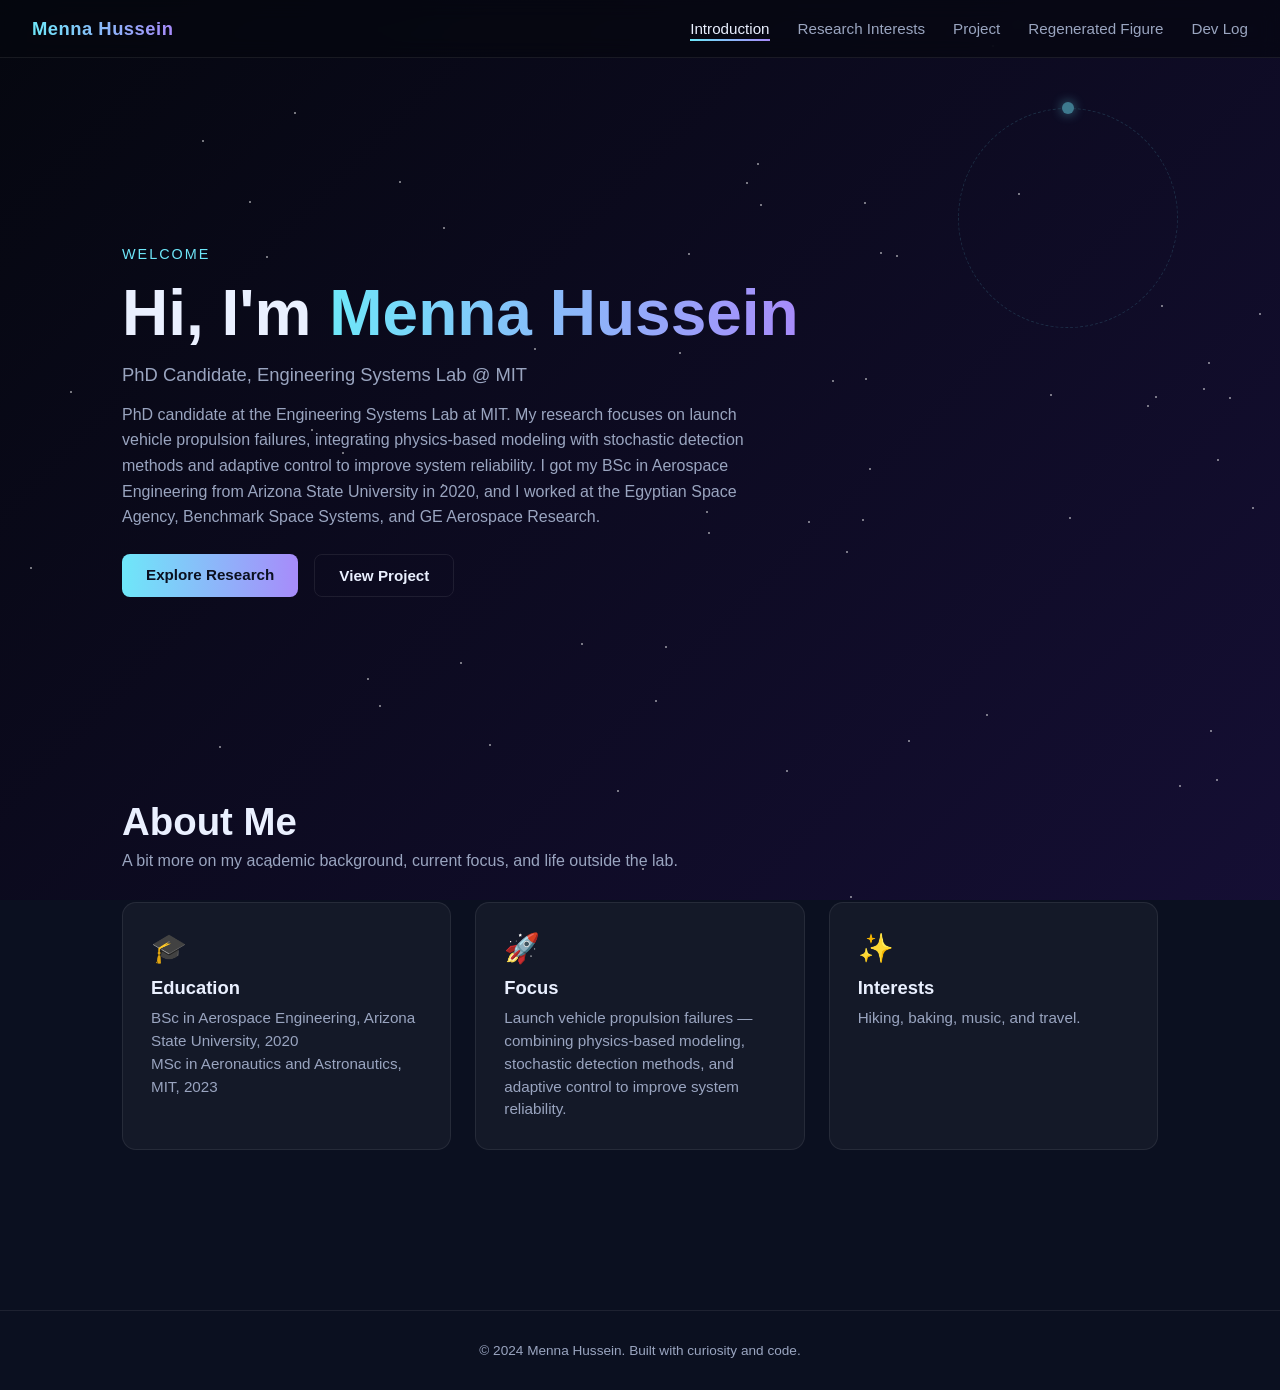
<file: index.html>
<!DOCTYPE html>
<html lang="en">
<head>
  <meta charset="UTF-8" />
  <meta name="viewport" content="width=device-width, initial-scale=1.0" />
  <title>Menna Hussein — Introduction</title>
  <link rel="stylesheet" href="style.css" />
</head>
<body>
  <div class="bg-animated"></div>
  <div class="stars"></div>
  <div class="orbit-wrap">
    <div class="orbit-ring"></div>
    <div class="orbit-dot"></div>
  </div>

  <nav class="navbar">
    <div class="nav-logo">Menna Hussein</div>
    <ul class="nav-links">
      <li><a href="index.html">Introduction</a></li>
      <li><a href="research.html">Research Interests</a></li>
      <li><a href="project.html">Project</a></li>
      <li><a href="figure.html">Regenerated Figure</a></li>
      <li><a href="devlog.html">Dev Log</a></li>
    </ul>
  </nav>

  <main>
    <section class="hero">
      <span class="hero-eyebrow">Welcome</span>
      <h1>Hi, I'm <span class="highlight">Menna Hussein</span></h1>
      <p class="subtitle">PhD Candidate, Engineering Systems Lab @ MIT</p>
      <p class="bio">
        PhD candidate at the Engineering Systems Lab at MIT. My research
        focuses on launch vehicle propulsion failures, integrating
        physics-based modeling with stochastic detection methods and
        adaptive control to improve system reliability. I got my BSc in
        Aerospace Engineering from Arizona State University in 2020, and I
        worked at the Egyptian Space Agency, Benchmark Space Systems, and
        GE Aerospace Research.
      </p>
      <div class="hero-cta">
        <a class="btn btn-primary" href="research.html">Explore Research</a>
        <a class="btn btn-secondary" href="project.html">View Project</a>
      </div>
    </section>

    <section class="reveal">
      <h2 class="section-title">About Me</h2>
      <p class="section-sub">
        A bit more on my academic background, current focus, and life
        outside the lab.
      </p>
      <div class="card-grid">
        <div class="card">
          <span class="card-icon">🎓</span>
          <h3>Education</h3>
          <p>
            BSc in Aerospace Engineering, Arizona State University, 2020<br />
            MSc in Aeronautics and Astronautics, MIT, 2023
          </p>
        </div>
        <div class="card">
          <span class="card-icon">🚀</span>
          <h3>Focus</h3>
          <p>
            Launch vehicle propulsion failures — combining physics-based
            modeling, stochastic detection methods, and adaptive control to
            improve system reliability.
          </p>
        </div>
        <div class="card">
          <span class="card-icon">✨</span>
          <h3>Interests</h3>
          <p>Hiking, baking, music, and travel.</p>
        </div>
      </div>
    </section>
  </main>

  <footer>
    <p>&copy; 2024 Menna Hussein. Built with curiosity and code.</p>
  </footer>

  <script src="script.js"></script>
</body>
</html>
</file>
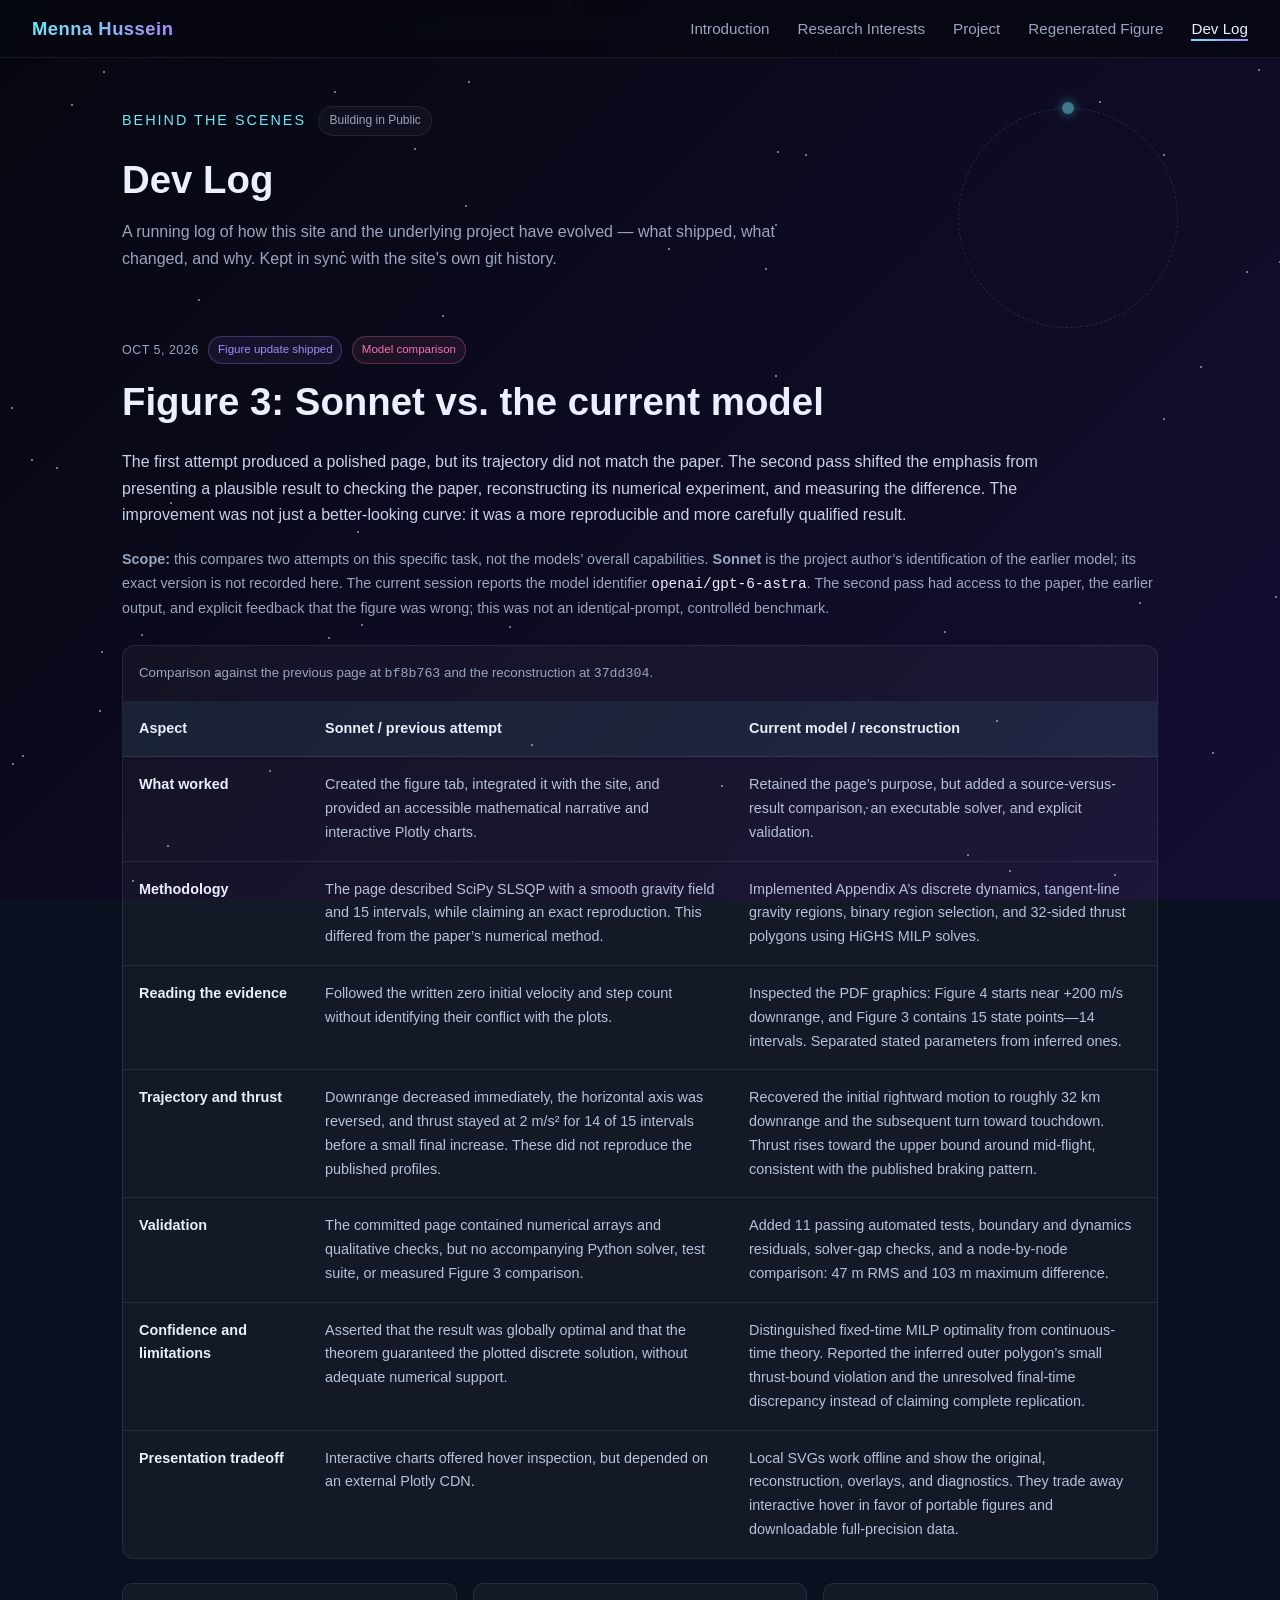
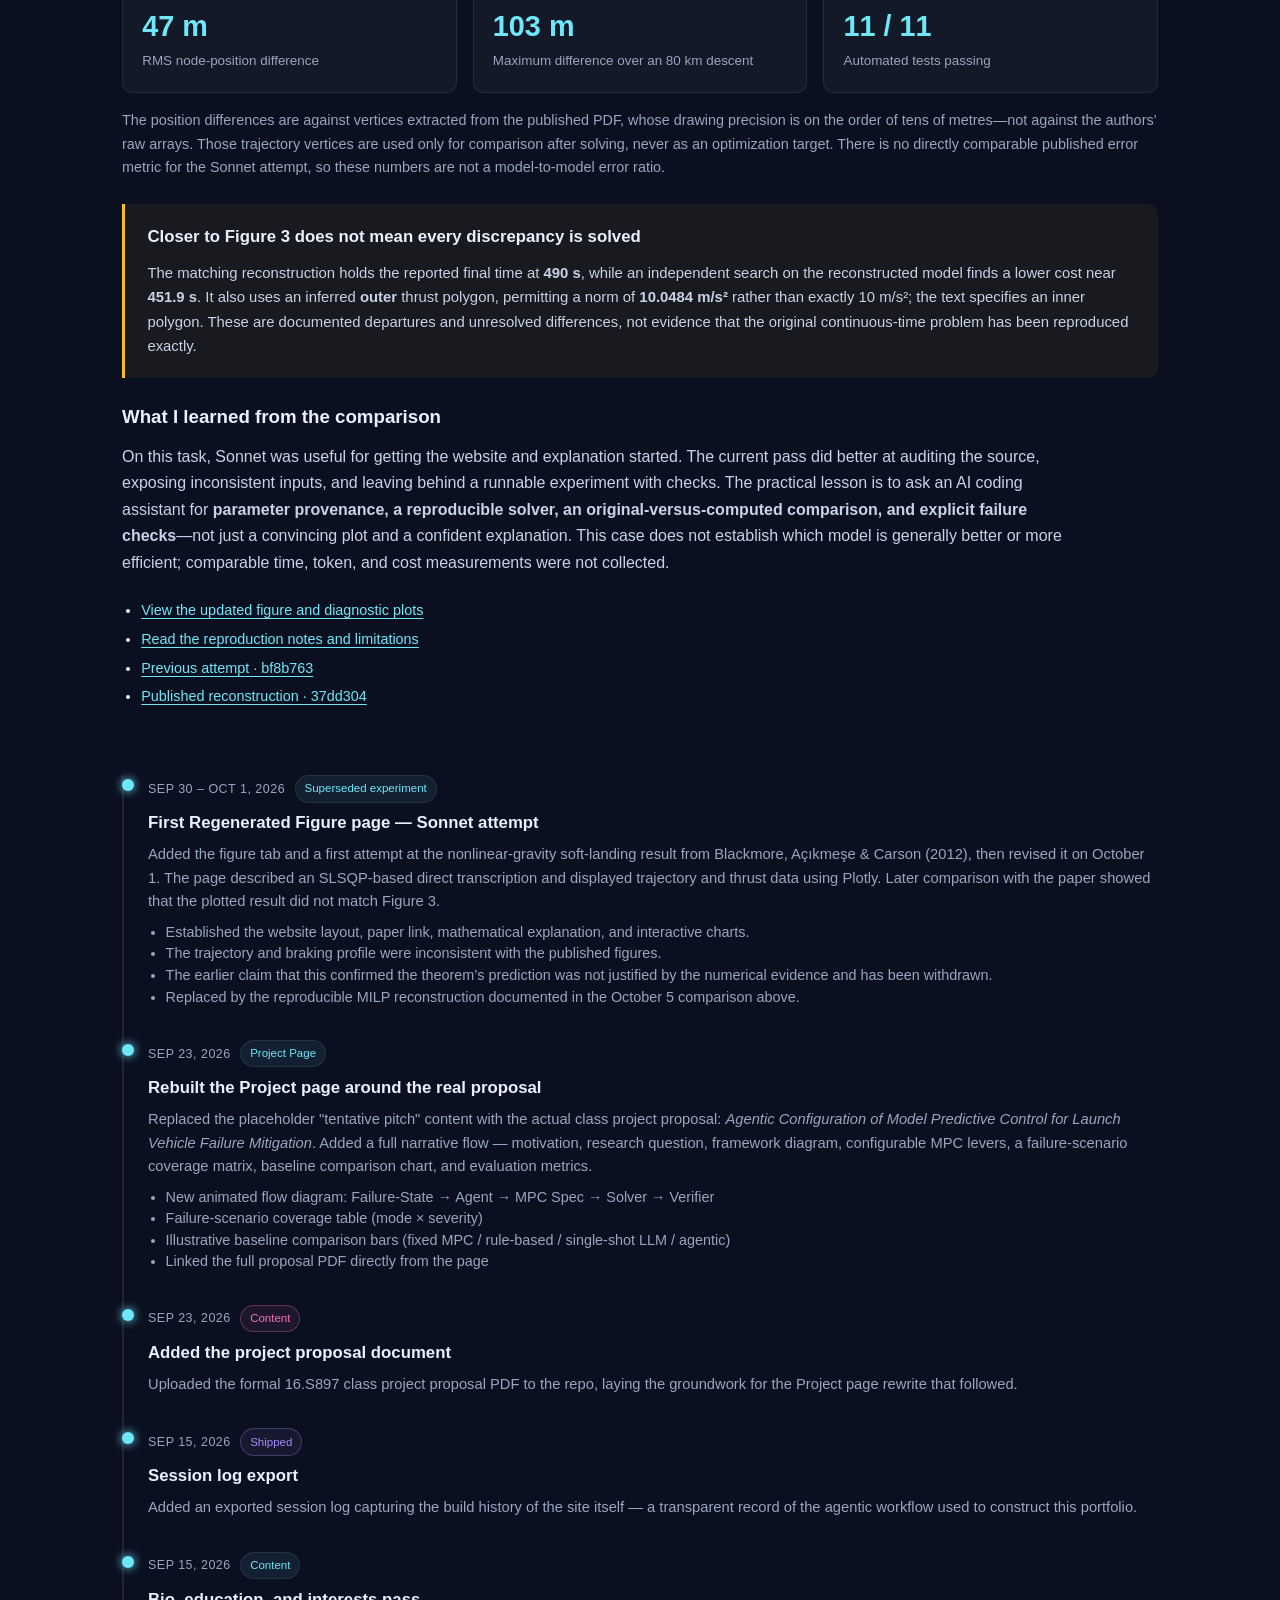
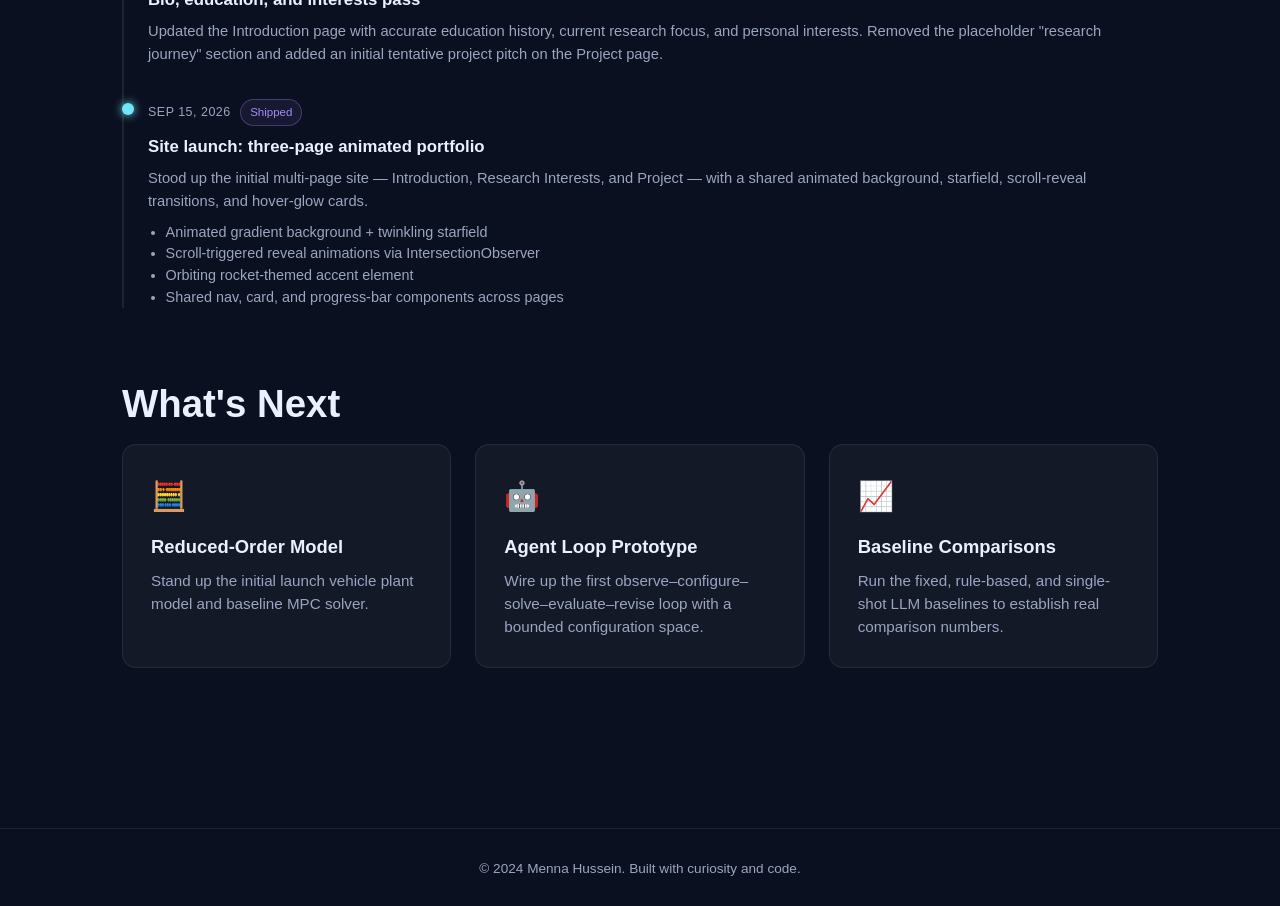
<file: devlog.html>
<!DOCTYPE html>
<html lang="en">
<head>
  <meta charset="UTF-8" />
  <meta name="viewport" content="width=device-width, initial-scale=1.0" />
  <title>Menna Hussein — Dev Log</title>
  <link rel="stylesheet" href="style.css" />
  <link rel="stylesheet" href="devlog.css" />
</head>
<body>
  <div class="bg-animated"></div>
  <div class="stars"></div>
  <div class="orbit-wrap">
    <div class="orbit-ring"></div>
    <div class="orbit-dot"></div>
  </div>

  <nav class="navbar">
    <div class="nav-logo">Menna Hussein</div>
    <ul class="nav-links">
      <li><a href="index.html">Introduction</a></li>
      <li><a href="research.html">Research Interests</a></li>
      <li><a href="project.html">Project</a></li>
      <li><a href="figure.html">Regenerated Figure</a></li>
      <li><a href="devlog.html" aria-current="page">Dev Log</a></li>
    </ul>
  </nav>

  <main class="devlog-page">
    <section class="reveal">
      <div class="eyebrow-row">
        <span class="hero-eyebrow">Behind the Scenes</span>
        <span class="pill">Building in Public</span>
      </div>
      <h1 class="section-title">Dev Log</h1>
      <p class="section-sub">
        A running log of how this site and the underlying project have
        evolved — what shipped, what changed, and why. Kept in sync with
        the site's own git history.
      </p>
    </section>

    <section id="figure-model-comparison" class="model-comparison" aria-labelledby="model-comparison-heading">
      <div class="log-meta">
        <time class="log-date" datetime="2026-10-05">Oct 5, 2026</time>
        <span class="log-tag shipped">Figure update shipped</span>
        <span class="log-tag content">Model comparison</span>
      </div>
      <h2 class="section-title" id="model-comparison-heading">Figure 3: Sonnet vs. the current model</h2>
      <p class="comparison-lead">
        The first attempt produced a polished page, but its trajectory did not match the paper.
        The second pass shifted the emphasis from presenting a plausible result to checking the paper,
        reconstructing its numerical experiment, and measuring the difference. The improvement was not
        just a better-looking curve: it was a more reproducible and more carefully qualified result.
      </p>
      <p class="comparison-context">
        <strong>Scope:</strong> this compares two attempts on this specific task, not the models’ overall capabilities.
        <strong>Sonnet</strong> is the project author’s identification of the earlier model; its exact version
        is not recorded here. The current session reports the model identifier <code>openai/gpt-6-astra</code>.
        The second pass had access to the paper, the earlier output, and explicit feedback that the figure was wrong;
        this was not an identical-prompt, controlled benchmark.
      </p>

      <div class="model-table-wrap" role="region" aria-label="Comparison of the two figure-regeneration attempts" tabindex="0">
        <table class="model-table">
          <caption>Comparison against the previous page at <code>bf8b763</code> and the reconstruction at <code>37dd304</code>.</caption>
          <thead>
            <tr><th scope="col">Aspect</th><th scope="col">Sonnet / previous attempt</th><th scope="col">Current model / reconstruction</th></tr>
          </thead>
          <tbody>
            <tr>
              <th scope="row">What worked</th>
              <td>Created the figure tab, integrated it with the site, and provided an accessible mathematical narrative and interactive Plotly charts.</td>
              <td>Retained the page’s purpose, but added a source-versus-result comparison, an executable solver, and explicit validation.</td>
            </tr>
            <tr>
              <th scope="row">Methodology</th>
              <td>The page described SciPy SLSQP with a smooth gravity field and 15 intervals, while claiming an exact reproduction. This differed from the paper’s numerical method.</td>
              <td>Implemented Appendix A’s discrete dynamics, tangent-line gravity regions, binary region selection, and 32-sided thrust polygons using HiGHS MILP solves.</td>
            </tr>
            <tr>
              <th scope="row">Reading the evidence</th>
              <td>Followed the written zero initial velocity and step count without identifying their conflict with the plots.</td>
              <td>Inspected the PDF graphics: Figure 4 starts near +200 m/s downrange, and Figure 3 contains 15 state points—14 intervals. Separated stated parameters from inferred ones.</td>
            </tr>
            <tr>
              <th scope="row">Trajectory and thrust</th>
              <td>Downrange decreased immediately, the horizontal axis was reversed, and thrust stayed at 2 m/s² for 14 of 15 intervals before a small final increase. These did not reproduce the published profiles.</td>
              <td>Recovered the initial rightward motion to roughly 32 km downrange and the subsequent turn toward touchdown. Thrust rises toward the upper bound around mid-flight, consistent with the published braking pattern.</td>
            </tr>
            <tr>
              <th scope="row">Validation</th>
              <td>The committed page contained numerical arrays and qualitative checks, but no accompanying Python solver, test suite, or measured Figure 3 comparison.</td>
              <td>Added 11 passing automated tests, boundary and dynamics residuals, solver-gap checks, and a node-by-node comparison: 47 m RMS and 103 m maximum difference.</td>
            </tr>
            <tr>
              <th scope="row">Confidence and limitations</th>
              <td>Asserted that the result was globally optimal and that the theorem guaranteed the plotted discrete solution, without adequate numerical support.</td>
              <td>Distinguished fixed-time MILP optimality from continuous-time theory. Reported the inferred outer polygon’s small thrust-bound violation and the unresolved final-time discrepancy instead of claiming complete replication.</td>
            </tr>
            <tr>
              <th scope="row">Presentation tradeoff</th>
              <td>Interactive charts offered hover inspection, but depended on an external Plotly CDN.</td>
              <td>Local SVGs work offline and show the original, reconstruction, overlays, and diagnostics. They trade away interactive hover in favor of portable figures and downloadable full-precision data.</td>
            </tr>
          </tbody>
        </table>
      </div>

      <div class="comparison-stats" aria-label="Measured result from the current reconstruction">
        <div><strong>47 m</strong><span>RMS node-position difference</span></div>
        <div><strong>103 m</strong><span>Maximum difference over an 80 km descent</span></div>
        <div><strong>11 / 11</strong><span>Automated tests passing</span></div>
      </div>
      <p class="comparison-context">
        The position differences are against vertices extracted from the published PDF, whose drawing precision
        is on the order of tens of metres—not against the authors’ raw arrays. Those trajectory vertices are used
        only for comparison after solving, never as an optimization target. There is no directly comparable
        published error metric for the Sonnet attempt, so these numbers are not a model-to-model error ratio.
      </p>

      <aside class="comparison-caveat">
        <h3>Closer to Figure 3 does not mean every discrepancy is solved</h3>
        <p>
          The matching reconstruction holds the reported final time at <strong>490 s</strong>, while an independent
          search on the reconstructed model finds a lower cost near <strong>451.9 s</strong>. It also uses an inferred
          <strong>outer</strong> thrust polygon, permitting a norm of <strong>10.0484 m/s²</strong> rather than exactly
          10 m/s²; the text specifies an inner polygon. These are documented departures and unresolved differences,
          not evidence that the original continuous-time problem has been reproduced exactly.
        </p>
      </aside>
      <h3 class="comparison-takeaway">What I learned from the comparison</h3>
      <p class="comparison-lead">
        On this task, Sonnet was useful for getting the website and explanation started. The current pass did better
        at auditing the source, exposing inconsistent inputs, and leaving behind a runnable experiment with checks.
        The practical lesson is to ask an AI coding assistant for <strong>parameter provenance, a reproducible solver,
        an original-versus-computed comparison, and explicit failure checks</strong>—not just a convincing plot and a
        confident explanation. This case does not establish which model is generally better or more efficient;
        comparable time, token, and cost measurements were not collected.
      </p>
      <ul class="comparison-links">
        <li><a href="figure.html">View the updated figure and diagnostic plots</a></li>
        <li><a href="scripts/README.md">Read the reproduction notes and limitations</a></li>
        <li><a href="https://github.com/16S893-AI-for-engineering-research/mennahussein/commit/bf8b7633f2fdd44e80d0b9d2ab04cf6d53d3fed4" target="_blank" rel="noopener">Previous attempt · bf8b763</a></li>
        <li><a href="https://github.com/16S893-AI-for-engineering-research/mennahussein/commit/37dd304" target="_blank" rel="noopener">Published reconstruction · 37dd304</a></li>
      </ul>
    </section>

    <section aria-label="Earlier development history">
      <div class="timeline">

        <div class="timeline-item">
          <div class="log-meta">
            <span class="log-date">Sep 30 – Oct 1, 2026</span>
            <span class="log-tag">Superseded experiment</span>
          </div>
          <h3>First Regenerated Figure page — Sonnet attempt</h3>
          <p>
            Added the figure tab and a first attempt at the nonlinear-gravity soft-landing result from
            Blackmore, Açıkmeşe &amp; Carson (2012), then revised it on October 1. The page described an
            SLSQP-based direct transcription and displayed trajectory and thrust data using Plotly.
            Later comparison with the paper showed that the plotted result did not match Figure 3.
          </p>
          <ul>
            <li>Established the website layout, paper link, mathematical explanation, and interactive charts.</li>
            <li>The trajectory and braking profile were inconsistent with the published figures.</li>
            <li>The earlier claim that this confirmed the theorem’s prediction was not justified by the numerical evidence and has been withdrawn.</li>
            <li>Replaced by the reproducible MILP reconstruction documented in the October 5 comparison above.</li>
          </ul>
        </div>

        <div class="timeline-item">
          <div class="log-meta">
            <span class="log-date">Sep 23, 2026</span>
            <span class="log-tag">Project Page</span>
          </div>
          <h3>Rebuilt the Project page around the real proposal</h3>
          <p>
            Replaced the placeholder "tentative pitch" content with the
            actual class project proposal:
            <em>Agentic Configuration of Model Predictive Control for
            Launch Vehicle Failure Mitigation</em>. Added a full narrative
            flow — motivation, research question, framework diagram,
            configurable MPC levers, a failure-scenario coverage matrix,
            baseline comparison chart, and evaluation metrics.
          </p>
          <ul>
            <li>New animated flow diagram: Failure-State → Agent → MPC Spec → Solver → Verifier</li>
            <li>Failure-scenario coverage table (mode × severity)</li>
            <li>Illustrative baseline comparison bars (fixed MPC / rule-based / single-shot LLM / agentic)</li>
            <li>Linked the full proposal PDF directly from the page</li>
          </ul>
        </div>

        <div class="timeline-item">
          <div class="log-meta">
            <span class="log-date">Sep 23, 2026</span>
            <span class="log-tag content">Content</span>
          </div>
          <h3>Added the project proposal document</h3>
          <p>
            Uploaded the formal 16.S897 class project proposal PDF to the
            repo, laying the groundwork for the Project page rewrite that
            followed.
          </p>
        </div>

        <div class="timeline-item">
          <div class="log-meta">
            <span class="log-date">Sep 15, 2026</span>
            <span class="log-tag shipped">Shipped</span>
          </div>
          <h3>Session log export</h3>
          <p>
            Added an exported session log capturing the build history of
            the site itself — a transparent record of the agentic workflow
            used to construct this portfolio.
          </p>
        </div>

        <div class="timeline-item">
          <div class="log-meta">
            <span class="log-date">Sep 15, 2026</span>
            <span class="log-tag">Content</span>
          </div>
          <h3>Bio, education, and interests pass</h3>
          <p>
            Updated the Introduction page with accurate education history,
            current research focus, and personal interests. Removed the
            placeholder "research journey" section and added an initial
            tentative project pitch on the Project page.
          </p>
        </div>

        <div class="timeline-item">
          <div class="log-meta">
            <span class="log-date">Sep 15, 2026</span>
            <span class="log-tag shipped">Shipped</span>
          </div>
          <h3>Site launch: three-page animated portfolio</h3>
          <p>
            Stood up the initial multi-page site — Introduction, Research
            Interests, and Project — with a shared animated background,
            starfield, scroll-reveal transitions, and hover-glow cards.
          </p>
          <ul>
            <li>Animated gradient background + twinkling starfield</li>
            <li>Scroll-triggered reveal animations via IntersectionObserver</li>
            <li>Orbiting rocket-themed accent element</li>
            <li>Shared nav, card, and progress-bar components across pages</li>
          </ul>
        </div>

      </div>
    </section>

    <section class="reveal">
      <h2 class="section-title">What's Next</h2>
      <div class="card-grid">
        <div class="card">
          <span class="card-icon">🧮</span>
          <h3>Reduced-Order Model</h3>
          <p>Stand up the initial launch vehicle plant model and baseline MPC solver.</p>
        </div>
        <div class="card">
          <span class="card-icon">🤖</span>
          <h3>Agent Loop Prototype</h3>
          <p>Wire up the first observe–configure–solve–evaluate–revise loop with a bounded configuration space.</p>
        </div>
        <div class="card">
          <span class="card-icon">📈</span>
          <h3>Baseline Comparisons</h3>
          <p>Run the fixed, rule-based, and single-shot LLM baselines to establish real comparison numbers.</p>
        </div>
      </div>
    </section>
  </main>

  <footer>
    <p>&copy; 2024 Menna Hussein. Built with curiosity and code.</p>
  </footer>

  <script src="script.js"></script>
</body>
</html>
</file>
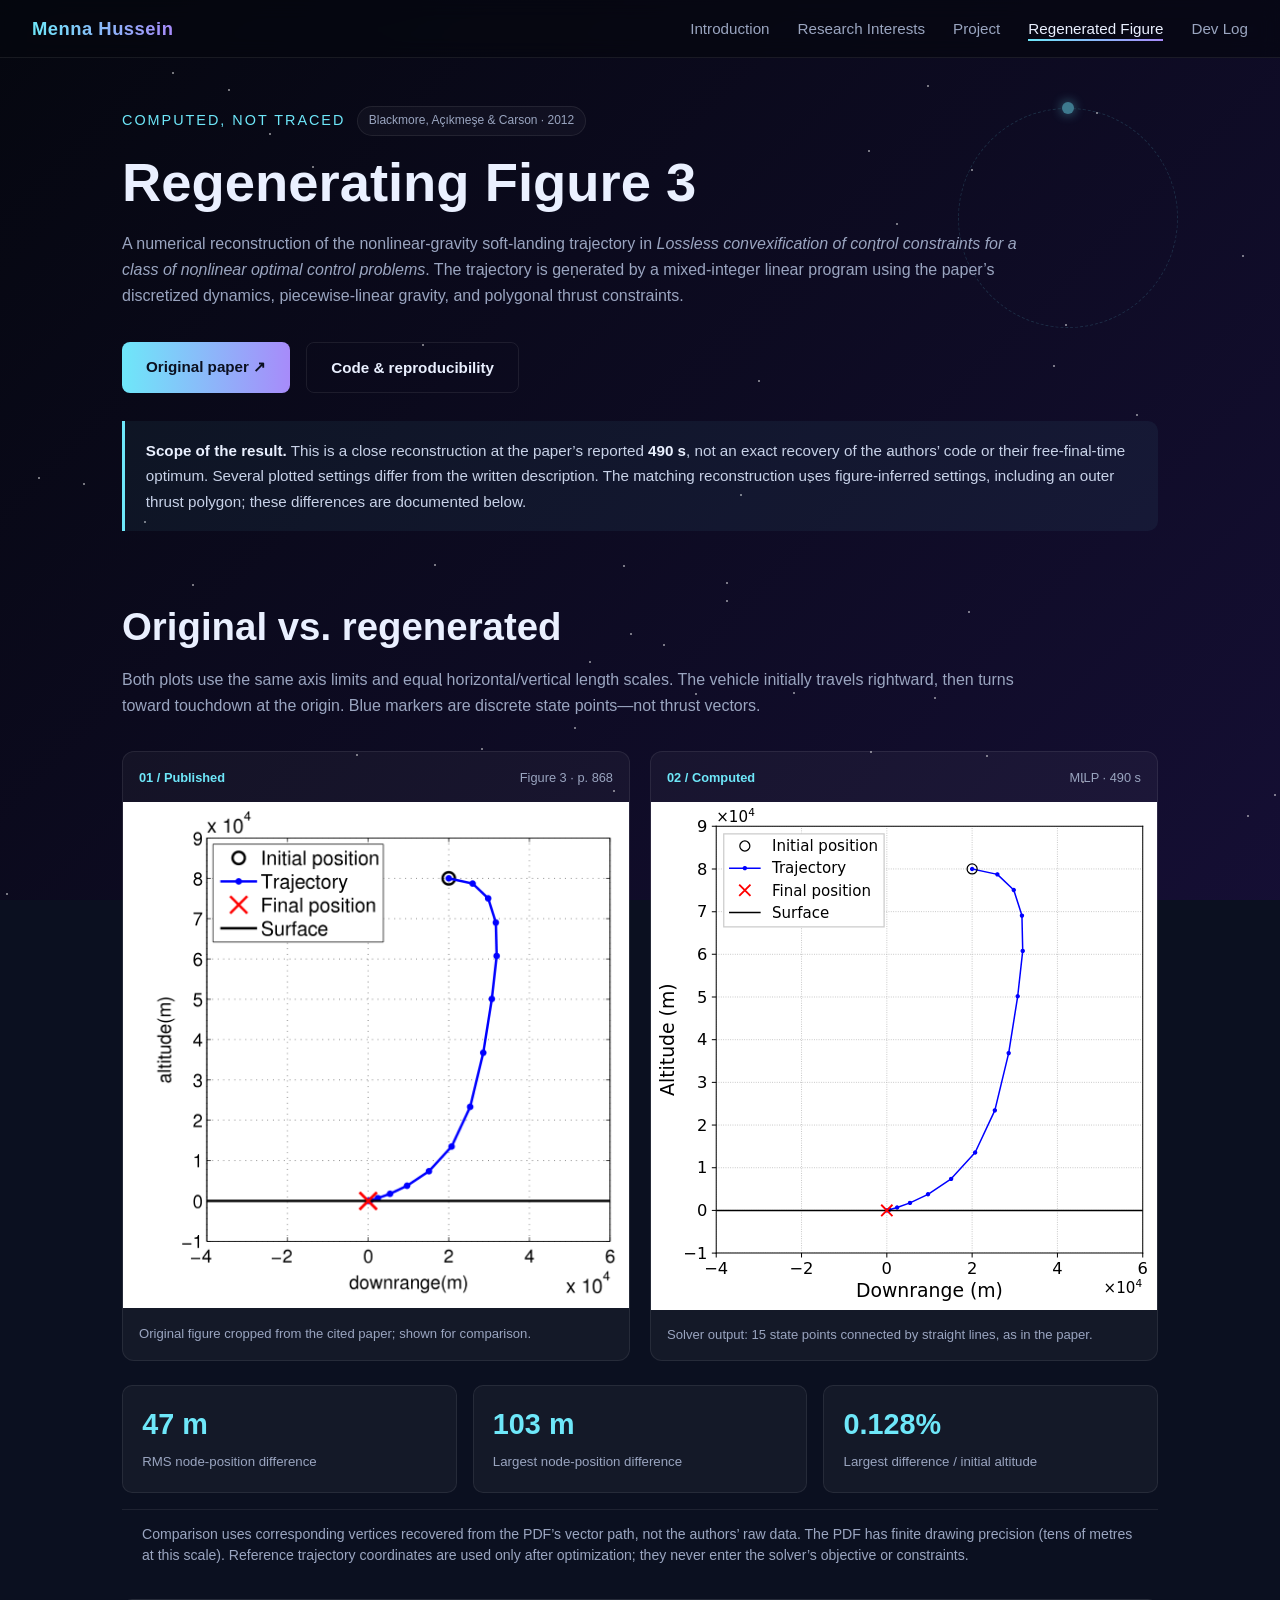
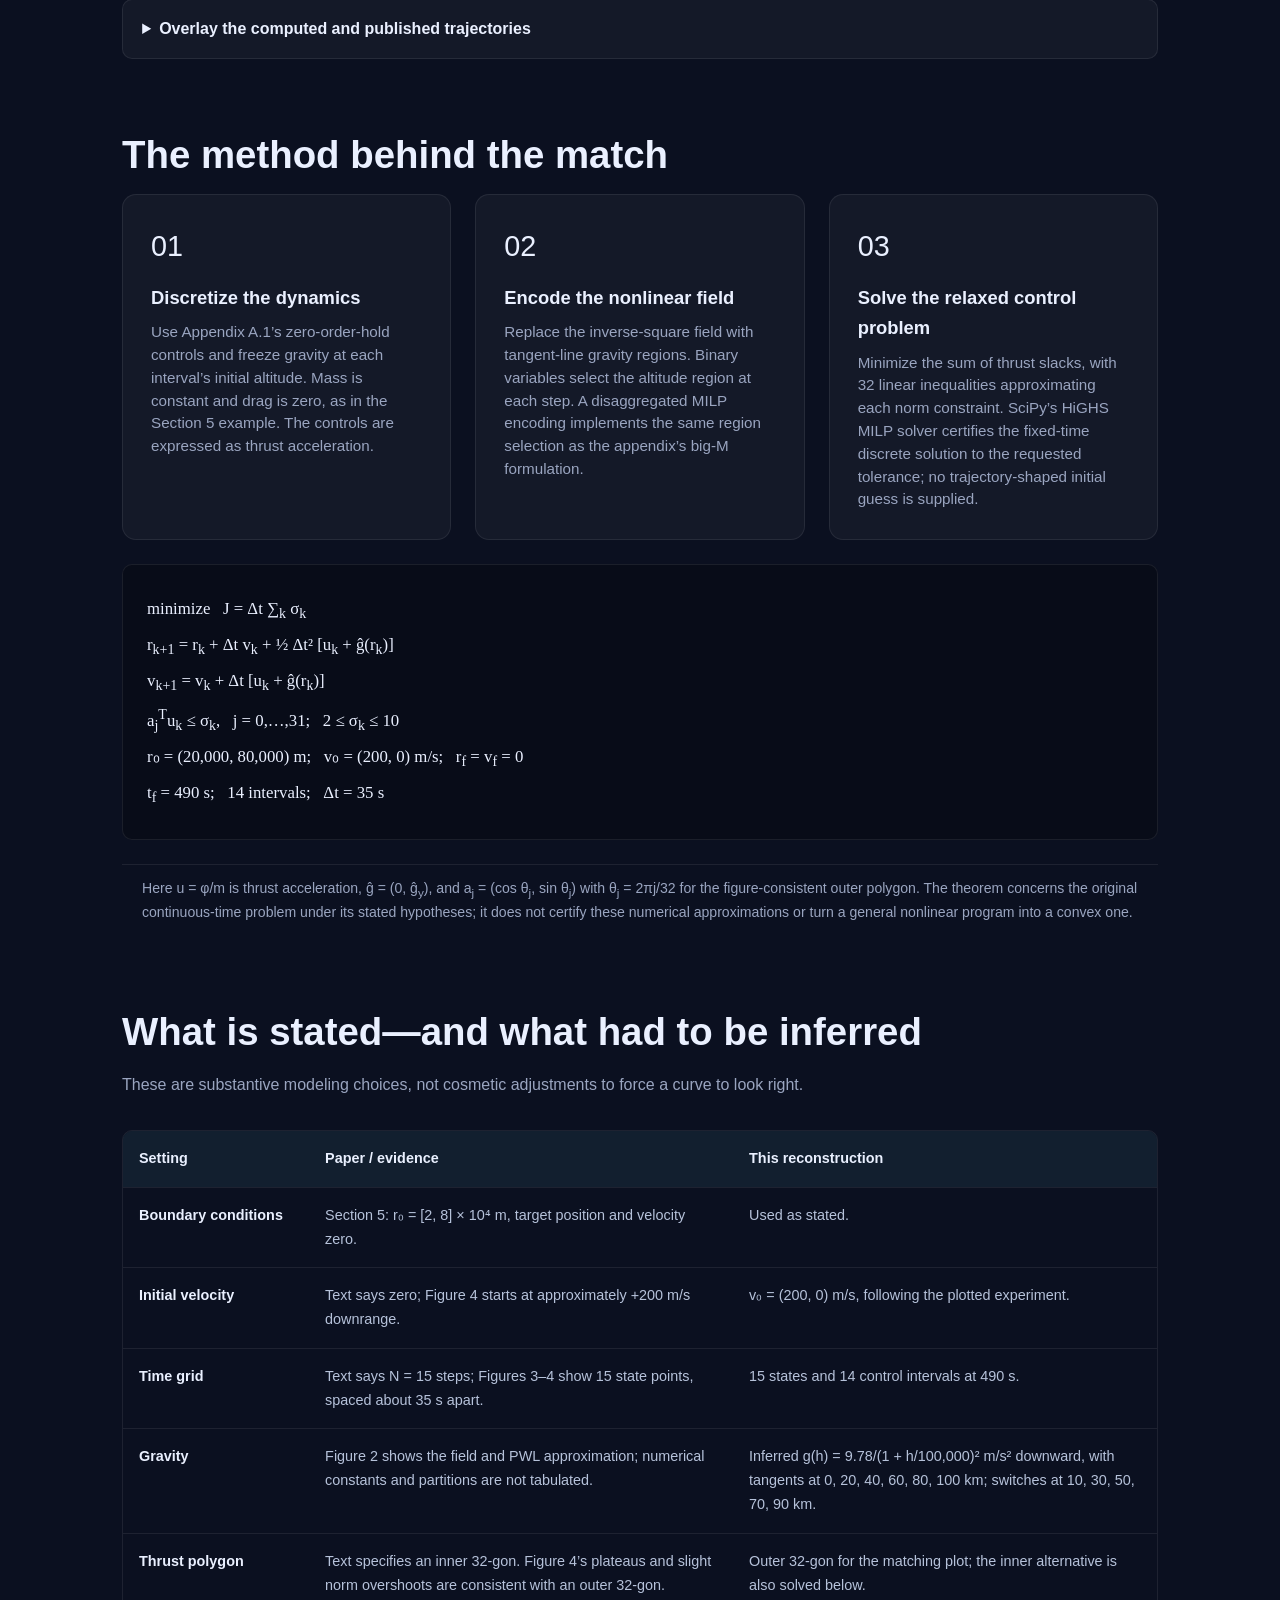
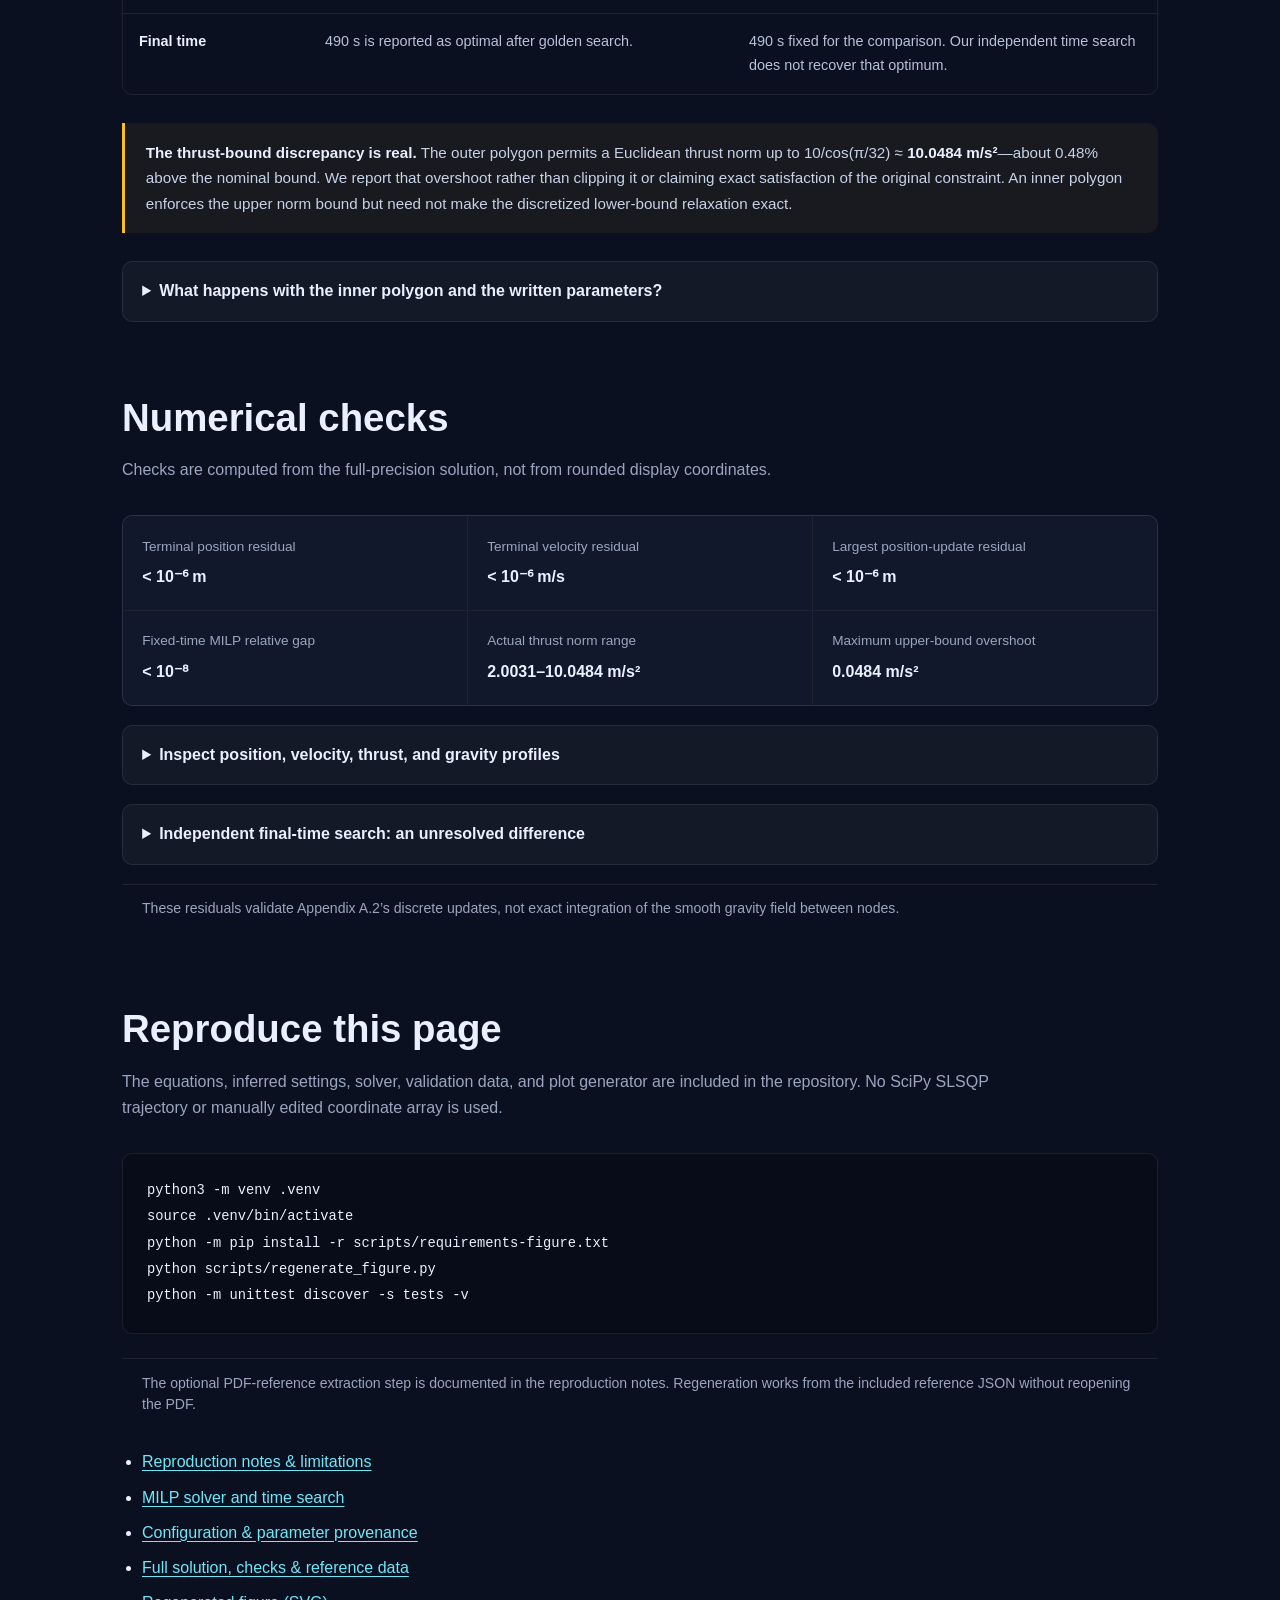
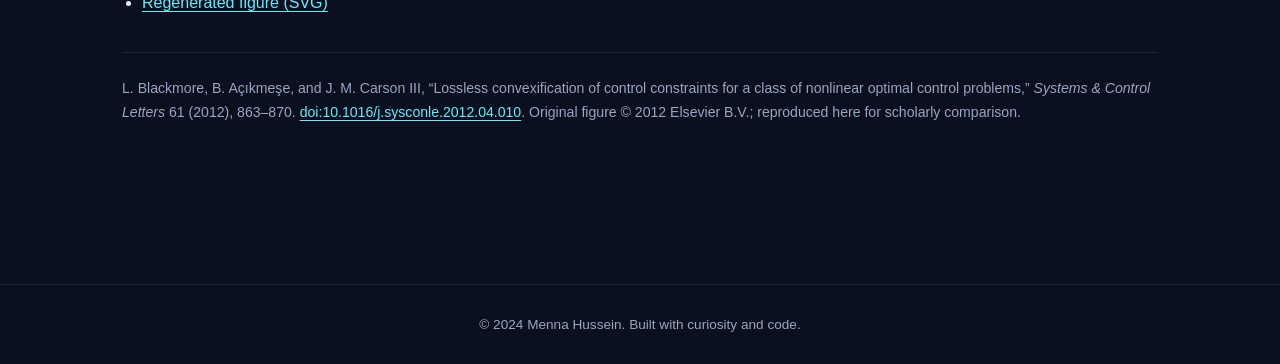
<file: figure.html>
<!DOCTYPE html>
<html lang="en">
<head>
  <meta charset="UTF-8" />
  <meta name="viewport" content="width=device-width, initial-scale=1.0" />
  <meta name="description" content="A reproducible MILP reconstruction of Figure 3 from Blackmore, Açıkmeşe and Carson (2012), with original-versus-computed comparisons and documented assumptions." />
  <title>Menna Hussein — Regenerated Figure</title>
  <link rel="stylesheet" href="style.css" />
  <link rel="stylesheet" href="figure.css" />
</head>
<body>
  <div class="bg-animated" aria-hidden="true"></div>
  <div class="stars" aria-hidden="true"></div>
  <div class="orbit-wrap" aria-hidden="true"><div class="orbit-ring"></div><div class="orbit-dot"></div></div>

  <nav class="navbar" aria-label="Main navigation">
    <div class="nav-logo">Menna Hussein</div>
    <ul class="nav-links">
      <li><a href="index.html">Introduction</a></li>
      <li><a href="research.html">Research Interests</a></li>
      <li><a href="project.html">Project</a></li>
      <li><a href="figure.html" aria-current="page">Regenerated Figure</a></li>
      <li><a href="devlog.html">Dev Log</a></li>
    </ul>
  </nav>

  <main class="figure-page">
    <section>
      <div class="eyebrow-row">
        <span class="hero-eyebrow">Computed, not traced</span>
        <span class="pill">Blackmore, Açıkmeşe &amp; Carson · 2012</span>
      </div>
      <h1 class="section-title">Regenerating Figure 3</h1>
      <p class="section-sub">
        A numerical reconstruction of the nonlinear-gravity soft-landing trajectory in
        <em>Lossless convexification of control constraints for a class of nonlinear optimal control problems</em>.
        The trajectory is generated by a mixed-integer linear program using the paper’s
        discretized dynamics, piecewise-linear gravity, and polygonal thrust constraints.
      </p>
      <div class="hero-cta">
        <a class="btn btn-primary" href="lossless%20convexification.pdf#page=6" target="_blank" rel="noopener">Original paper ↗</a>
        <a class="btn btn-secondary" href="#reproduce">Code &amp; reproducibility</a>
      </div>
      <aside class="figure-note">
        <strong>Scope of the result.</strong> This is a close reconstruction at the paper’s reported
        <strong>490 s</strong>, not an exact recovery of the authors’ code or their free-final-time optimum.
        Several plotted settings differ from the written description. The matching reconstruction uses
        figure-inferred settings, including an outer thrust polygon; these differences are documented below.
      </aside>
    </section>

    <section aria-labelledby="comparison-heading">
      <h2 class="section-title" id="comparison-heading">Original vs. regenerated</h2>
      <p class="section-sub">
        Both plots use the same axis limits and equal horizontal/vertical length scales.
        The vehicle initially travels rightward, then turns toward touchdown at the origin.
        Blue markers are discrete state points—not thrust vectors.
      </p>
      <div class="figure-comparison">
        <figure class="paper-panel">
          <div class="figure-label"><span>01 / Published</span><span>Figure 3 · p. 868</span></div>
          <a href="assets/figure/original-figure-3.png" target="_blank" rel="noopener" aria-label="Open original Figure 3 at full size">
            <img src="assets/figure/original-figure-3.png" width="513" height="504" alt="Original Figure 3: trajectory starts at 20 km downrange and 80 km altitude, bends right to about 32 km downrange, and descends to the origin." />
          </a>
          <figcaption>Original figure cropped from the cited paper; shown for comparison.</figcaption>
        </figure>
        <figure class="paper-panel">
          <div class="figure-label"><span>02 / Computed</span><span>MILP · 490 s</span></div>
          <a href="assets/figure/regenerated-figure-3.svg" target="_blank" rel="noopener" aria-label="Open regenerated Figure 3 at full size">
            <img src="assets/figure/regenerated-figure-3.svg" width="550" height="550" alt="MILP-computed trajectory with the same rightward bend and soft landing as the original figure. Computed from dynamics and controls, not traced from the published path." />
          </a>
          <figcaption>Solver output: 15 state points connected by straight lines, as in the paper.</figcaption>
        </figure>
      </div>
      <div class="figure-metrics" aria-label="Comparison with published trajectory">
        <div><strong data-result="rms-error">47 m</strong><span>RMS node-position difference</span></div>
        <div><strong data-result="max-error">103 m</strong><span>Largest node-position difference</span></div>
        <div><strong data-result="relative-error">0.128%</strong><span>Largest difference / initial altitude</span></div>
      </div>
      <p class="figure-caption">
        Comparison uses corresponding vertices recovered from the PDF’s vector path, not the authors’ raw data.
        The PDF has finite drawing precision (tens of metres at this scale). Reference trajectory coordinates
        are used only after optimization; they never enter the solver’s objective or constraints.
      </p>
      <details class="figure-details">
        <summary>Overlay the computed and published trajectories</summary>
        <img class="scientific-plot square-plot" src="assets/figure/comparison.svg" loading="lazy" alt="Overlay: the blue MILP trajectory nearly coincides with the dashed orange published trajectory." />
      </details>
    </section>

    <section aria-labelledby="method-heading">
      <h2 class="section-title" id="method-heading">The method behind the match</h2>
      <div class="card-grid">
        <article class="card">
          <span class="card-icon" aria-hidden="true">01</span>
          <h3>Discretize the dynamics</h3>
          <p>Use Appendix A.1’s zero-order-hold controls and freeze gravity at each interval’s initial altitude.
            Mass is constant and drag is zero, as in the Section 5 example. The controls are expressed as thrust acceleration.</p>
        </article>
        <article class="card">
          <span class="card-icon" aria-hidden="true">02</span>
          <h3>Encode the nonlinear field</h3>
          <p>Replace the inverse-square field with tangent-line gravity regions.
            Binary variables select the altitude region at each step. A disaggregated MILP encoding
            implements the same region selection as the appendix’s big-M formulation.</p>
        </article>
        <article class="card">
          <span class="card-icon" aria-hidden="true">03</span>
          <h3>Solve the relaxed control problem</h3>
          <p>Minimize the sum of thrust slacks, with 32 linear inequalities approximating each norm constraint.
            SciPy’s HiGHS MILP solver certifies the fixed-time discrete solution to the requested tolerance;
            no trajectory-shaped initial guess is supplied.</p>
        </article>
      </div>
      <div class="figure-equations" aria-label="Discrete optimization equations">
        <div>minimize &nbsp; J = Δt ∑<sub>k</sub> σ<sub>k</sub></div>
        <div>r<sub>k+1</sub> = r<sub>k</sub> + Δt v<sub>k</sub> + ½ Δt² [u<sub>k</sub> + ĝ(r<sub>k</sub>)]</div>
        <div>v<sub>k+1</sub> = v<sub>k</sub> + Δt [u<sub>k</sub> + ĝ(r<sub>k</sub>)]</div>
        <div>a<sub>j</sub><sup>T</sup>u<sub>k</sub> ≤ σ<sub>k</sub>, &nbsp; j = 0,…,31; &nbsp; 2 ≤ σ<sub>k</sub> ≤ 10</div>
        <div>r₀ = (20,000, 80,000) m; &nbsp; v₀ = (200, 0) m/s; &nbsp; r<sub>f</sub> = v<sub>f</sub> = 0</div>
        <div>t<sub>f</sub> = 490 s; &nbsp; 14 intervals; &nbsp; Δt = 35 s</div>
      </div>
      <p class="figure-caption">
        Here u = φ/m is thrust acceleration, ĝ = (0, ĝ<sub>y</sub>), and a<sub>j</sub> = (cos θ<sub>j</sub>, sin θ<sub>j</sub>)
        with θ<sub>j</sub> = 2πj/32 for the figure-consistent outer polygon. The theorem concerns the original
        continuous-time problem under its stated hypotheses; it does not certify these numerical approximations
        or turn a general nonlinear program into a convex one.
      </p>
    </section>

    <section aria-labelledby="assumptions-heading">
      <h2 class="section-title" id="assumptions-heading">What is stated—and what had to be inferred</h2>
      <p class="section-sub">These are substantive modeling choices, not cosmetic adjustments to force a curve to look right.</p>
      <div class="figure-table-wrap" role="region" aria-label="Model provenance" tabindex="0">
        <table class="figure-table">
          <thead><tr><th scope="col">Setting</th><th scope="col">Paper / evidence</th><th scope="col">This reconstruction</th></tr></thead>
          <tbody>
            <tr><th scope="row">Boundary conditions</th><td>Section 5: r₀ = [2, 8] × 10⁴ m, target position and velocity zero.</td><td>Used as stated.</td></tr>
            <tr><th scope="row">Initial velocity</th><td>Text says zero; Figure 4 starts at approximately +200 m/s downrange.</td><td>v₀ = (200, 0) m/s, following the plotted experiment.</td></tr>
            <tr><th scope="row">Time grid</th><td>Text says N = 15 steps; Figures 3–4 show 15 state points, spaced about 35 s apart.</td><td>15 states and 14 control intervals at 490 s.</td></tr>
            <tr><th scope="row">Gravity</th><td>Figure 2 shows the field and PWL approximation; numerical constants and partitions are not tabulated.</td><td>Inferred g(h) = 9.78/(1 + h/100,000)² m/s² downward, with tangents at 0, 20, 40, 60, 80, 100 km; switches at 10, 30, 50, 70, 90 km.</td></tr>
            <tr><th scope="row">Thrust polygon</th><td>Text specifies an inner 32-gon. Figure 4’s plateaus and slight norm overshoots are consistent with an outer 32-gon.</td><td>Outer 32-gon for the matching plot; the inner alternative is also solved below.</td></tr>
            <tr><th scope="row">Final time</th><td>490 s is reported as optimal after golden search.</td><td>490 s fixed for the comparison. Our independent time search does not recover that optimum.</td></tr>
          </tbody>
        </table>
      </div>
      <aside class="figure-note warning">
        <strong>The thrust-bound discrepancy is real.</strong> The outer polygon permits a Euclidean thrust norm
        up to 10/cos(π/32) ≈ <strong>10.0484 m/s²</strong>—about 0.48% above the nominal bound.
        We report that overshoot rather than clipping it or claiming exact satisfaction of the original constraint.
        An inner polygon enforces the upper norm bound but need not make the discretized lower-bound relaxation exact.
      </aside>
      <details class="figure-details">
        <summary>What happens with the inner polygon and the written parameters?</summary>
        <img class="scientific-plot" src="assets/figure/alternatives.svg" loading="lazy" alt="Comparison showing that using an inner polygon changes the computed trajectory, and also using zero initial velocity removes the initial rightward motion." />
        <p>All three cases use the same inferred gravity model and 490 s final time. The orange curve changes only
          the polygon scaling. The purple curve additionally uses zero initial velocity and 15 intervals, as stated in the text.
          None of the alternative runs uses Figure 3 as an optimization target.</p>
      </details>
    </section>

    <section aria-labelledby="validation-heading">
      <h2 class="section-title" id="validation-heading">Numerical checks</h2>
      <p class="section-sub">Checks are computed from the full-precision solution, not from rounded display coordinates.</p>
      <dl class="check-grid">
        <div><dt>Terminal position residual</dt><dd data-result="position-residual">&lt; 10⁻⁶ m</dd></div>
        <div><dt>Terminal velocity residual</dt><dd data-result="velocity-residual">&lt; 10⁻⁶ m/s</dd></div>
        <div><dt>Largest position-update residual</dt><dd data-result="dynamics-residual">&lt; 10⁻⁶ m</dd></div>
        <div><dt>Fixed-time MILP relative gap</dt><dd data-result="mip-gap">&lt; 10⁻⁸</dd></div>
        <div><dt>Actual thrust norm range</dt><dd data-result="norm-range">2.0031–10.0484 m/s²</dd></div>
        <div><dt>Maximum upper-bound overshoot</dt><dd data-result="norm-violation">0.0484 m/s²</dd></div>
      </dl>
      <details class="figure-details">
        <summary>Inspect position, velocity, thrust, and gravity profiles</summary>
        <img class="scientific-plot profile-plot" src="assets/figure/profiles.svg" loading="lazy" alt="Computed time histories: downrange first increases, descent slows after mid-flight braking, thrust rises from near 2 to near 10 m/s², and gravity strengthens toward the surface." />
        <p>Controls and frozen gravity are drawn as zero-order-hold steps, starting at the interval boundaries.
          The thrust norm and polygon slack are shown separately. Component labels follow the actual downrange/vertical
          coordinates, rather than copying the apparently swapped thrust-component legend in Figure 4.</p>
      </details>
      <details class="figure-details">
        <summary>Independent final-time search: an unresolved difference</summary>
        <img class="scientific-plot" src="assets/figure/time-search.svg" loading="lazy" alt="Discrete fuel cost versus final time: the reconstructed model has a lower-cost solution near 452 seconds than at the paper’s reported 490 seconds." />
        <p>A 10 s scan over 380–620 s, followed by golden-section refinement around sampled local minima,
          finds a lower cost near <strong data-result="searched-time">451.9 s</strong> for this reconstructed model.
          The main plot deliberately remains at 490 s for comparison with Figure 3. The time search is not a global
          certificate: a mixed-integer value function need not be unimodal. Recovering the authors’ original code
          or additional unreported settings would be needed to resolve this discrepancy.</p>
      </details>
      <p class="figure-caption">These residuals validate Appendix A.2’s discrete updates, not exact integration of the smooth gravity field between nodes.</p>
    </section>

    <section id="reproduce" aria-labelledby="reproduce-heading">
      <h2 class="section-title" id="reproduce-heading">Reproduce this page</h2>
      <p class="section-sub">
        The equations, inferred settings, solver, validation data, and plot generator are included in the repository.
        No SciPy SLSQP trajectory or manually edited coordinate array is used.
      </p>
      <pre class="figure-code"><code>python3 -m venv .venv
source .venv/bin/activate
python -m pip install -r scripts/requirements-figure.txt
python scripts/regenerate_figure.py
python -m unittest discover -s tests -v</code></pre>
      <p class="figure-caption">The optional PDF-reference extraction step is documented in the reproduction notes. Regeneration works from the included reference JSON without reopening the PDF.</p>
      <ul class="figure-downloads">
        <li><a href="scripts/README.md">Reproduction notes &amp; limitations</a></li>
        <li><a href="scripts/regenerate_figure.py" download>MILP solver and time search</a></li>
        <li><a href="scripts/figure_config.json" download>Configuration &amp; parameter provenance</a></li>
        <li><a href="assets/figure/results.json" download>Full solution, checks &amp; reference data</a></li>
        <li><a href="assets/figure/regenerated-figure-3.svg" download>Regenerated figure (SVG)</a></li>
      </ul>
      <p class="figure-citation">
        L. Blackmore, B. Açıkmeşe, and J. M. Carson III,
        “Lossless convexification of control constraints for a class of nonlinear optimal control problems,”
        <em>Systems &amp; Control Letters</em> 61 (2012), 863–870.
        <a href="https://doi.org/10.1016/j.sysconle.2012.04.010" target="_blank" rel="noopener">doi:10.1016/j.sysconle.2012.04.010</a>.
        Original figure © 2012 Elsevier B.V.; reproduced here for scholarly comparison.
      </p>
    </section>
  </main>

  <footer><p>&copy; 2024 Menna Hussein. Built with curiosity and code.</p></footer>
  <script src="script.js"></script>
  <script src="assets/figure/results.js"></script>
  <script src="figure.js"></script>
</body>
</html>
</file>
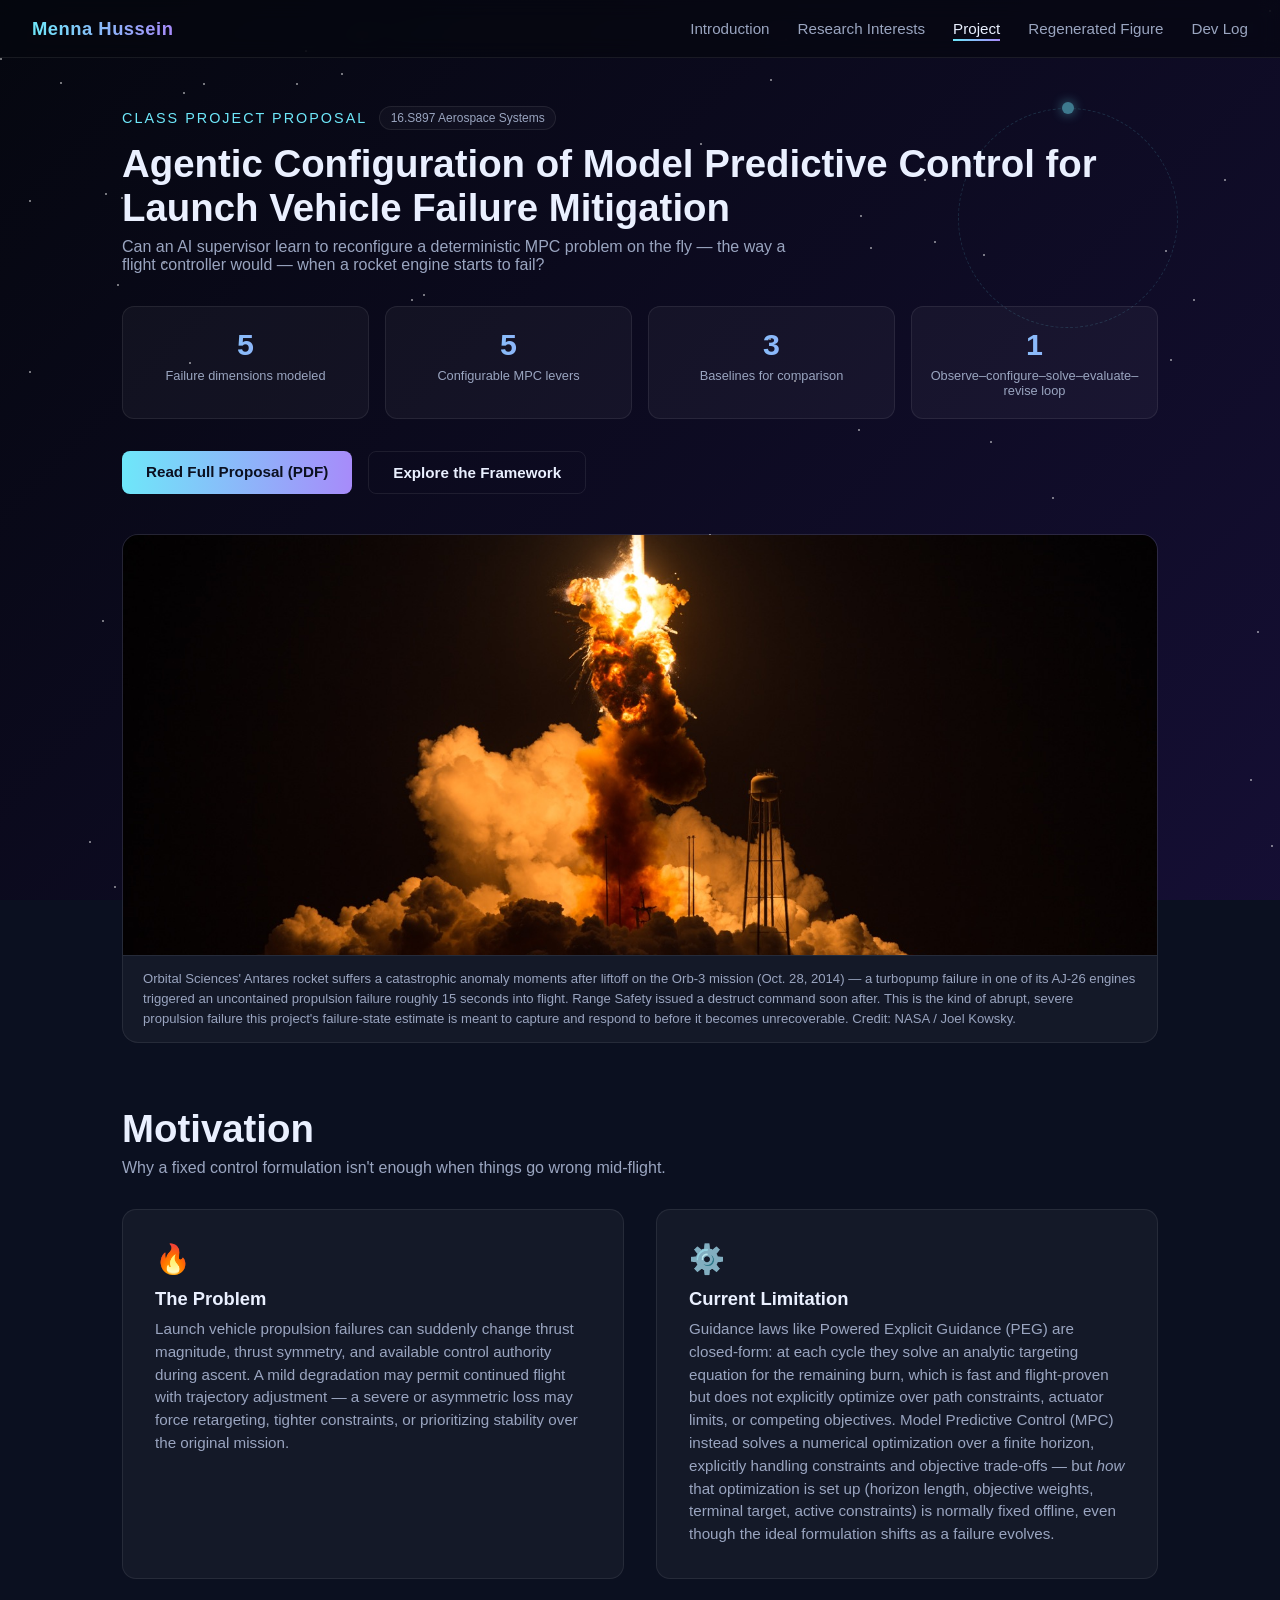
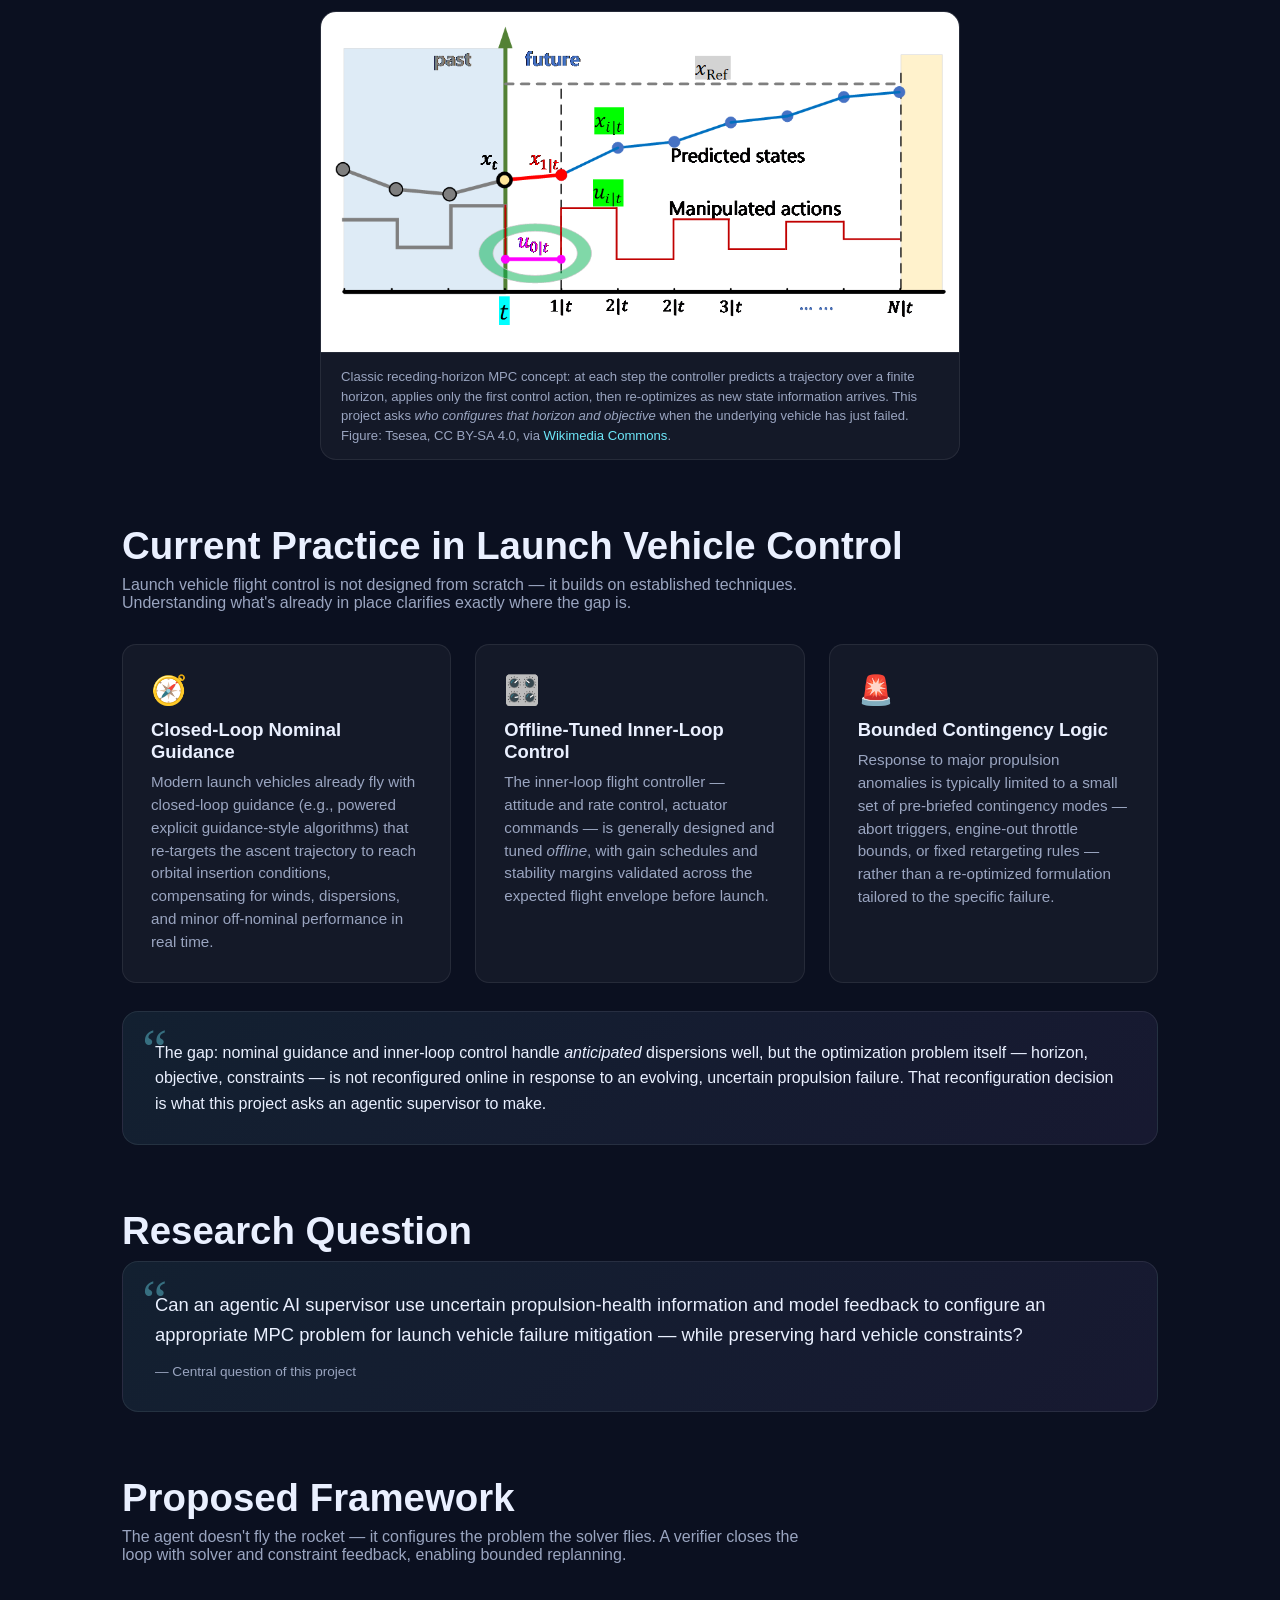
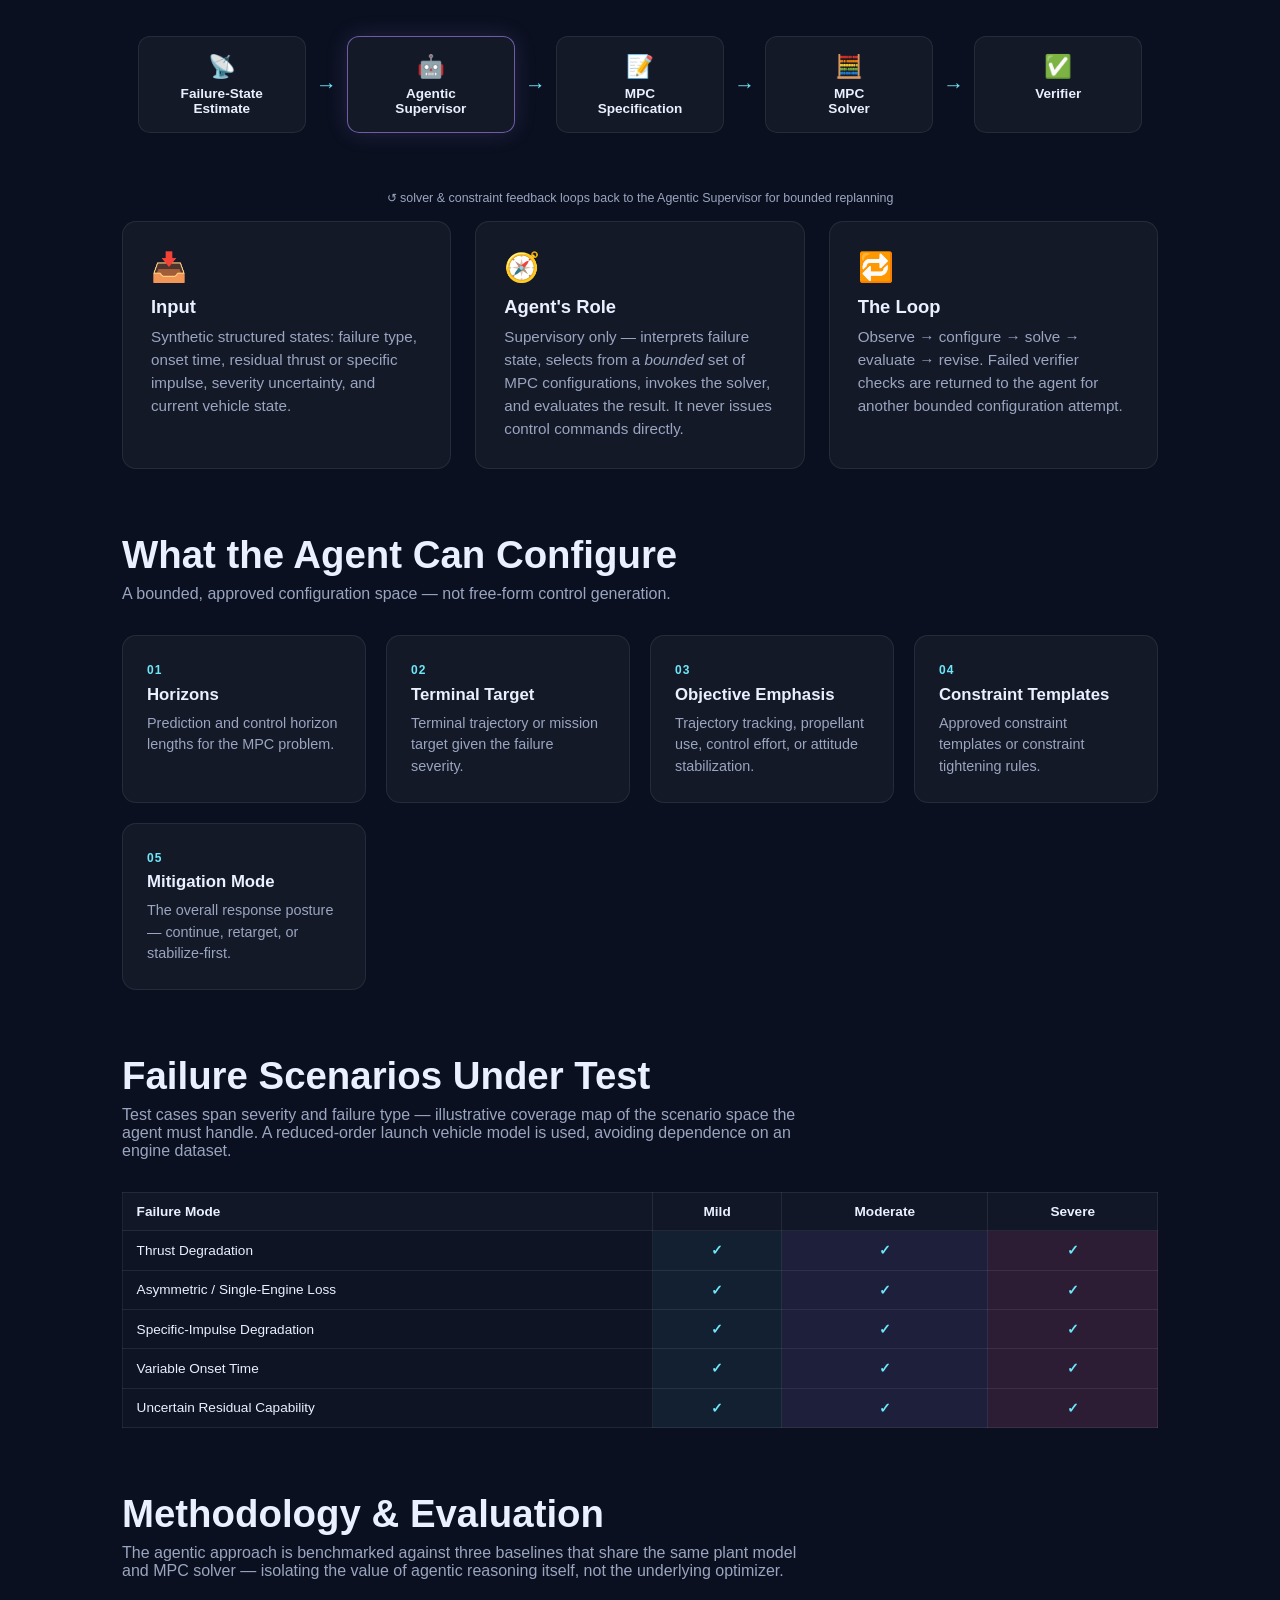
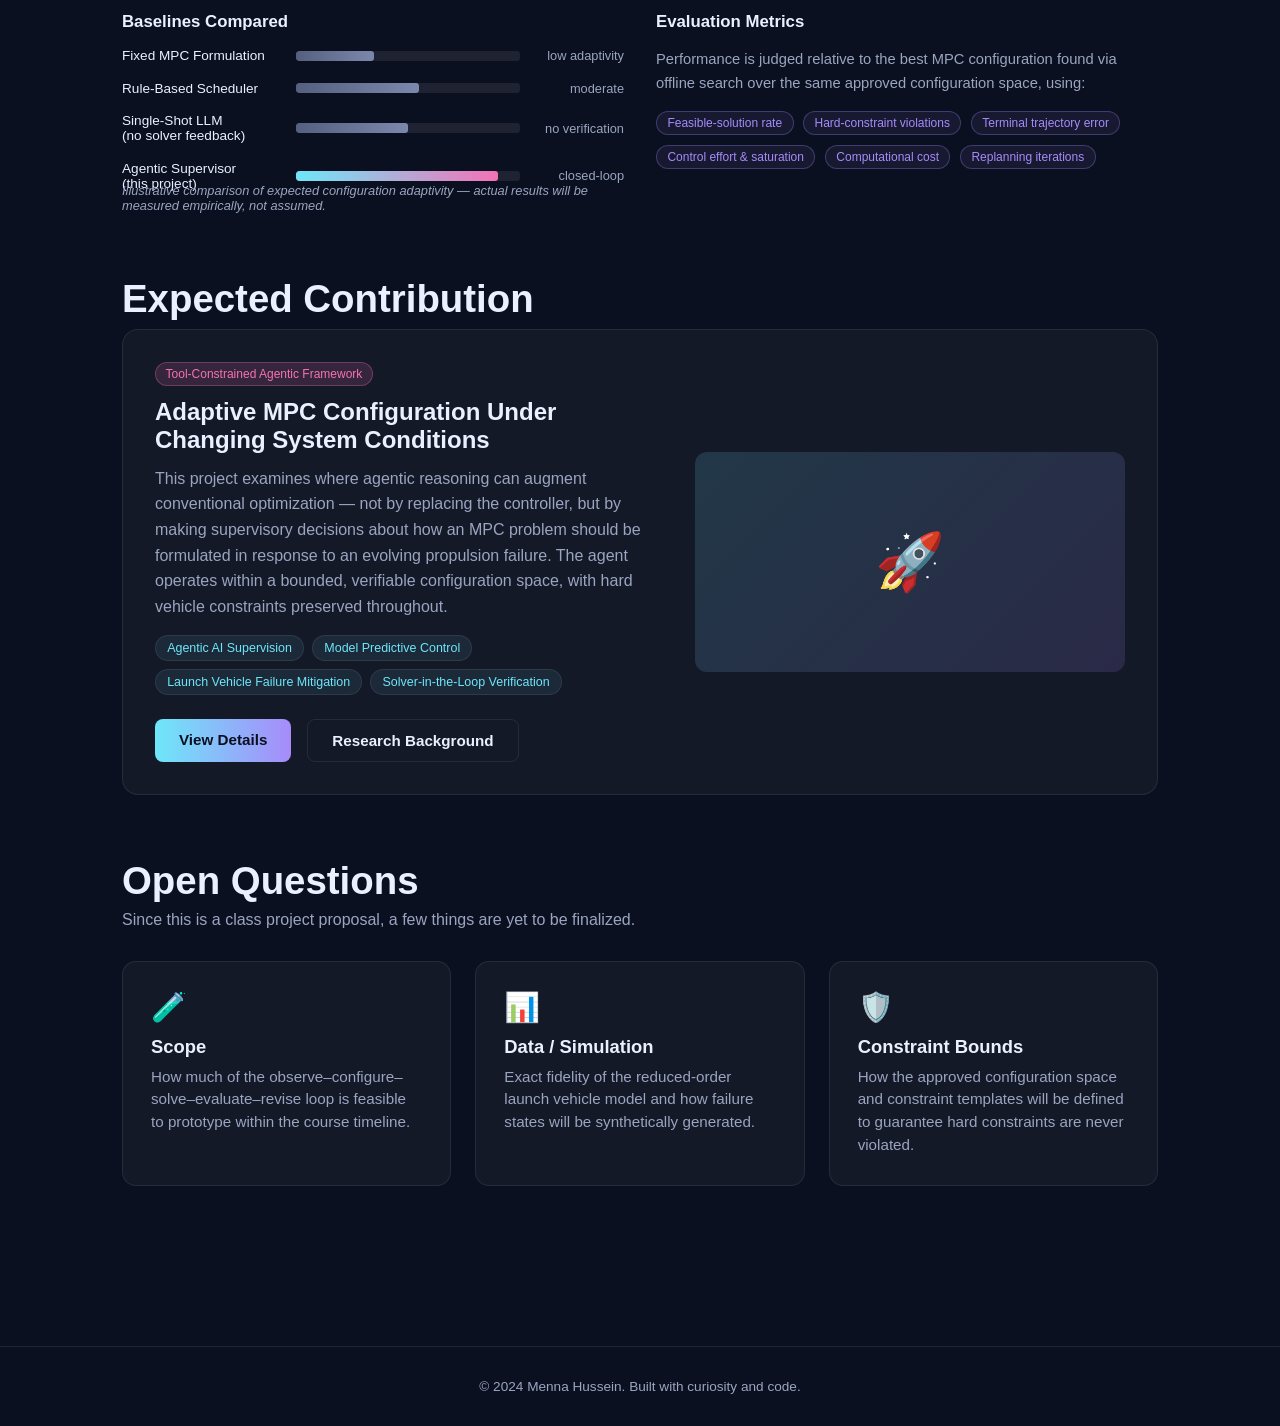
<file: project.html>
<!DOCTYPE html>
<html lang="en">
<head>
  <meta charset="UTF-8" />
  <meta name="viewport" content="width=device-width, initial-scale=1.0" />
  <title>Menna Hussein — Project</title>
  <link rel="stylesheet" href="style.css" />
</head>
<body>
  <div class="bg-animated"></div>
  <div class="stars"></div>
  <div class="orbit-wrap">
    <div class="orbit-ring"></div>
    <div class="orbit-dot"></div>
  </div>

  <nav class="navbar">
    <div class="nav-logo">Menna Hussein</div>
    <ul class="nav-links">
      <li><a href="index.html">Introduction</a></li>
      <li><a href="research.html">Research Interests</a></li>
      <li><a href="project.html">Project</a></li>
      <li><a href="figure.html">Regenerated Figure</a></li>
      <li><a href="devlog.html">Dev Log</a></li>
    </ul>
  </nav>

  <main>
    <!-- ===== Hero ===== -->
    <section class="reveal">
      <div class="eyebrow-row">
        <span class="hero-eyebrow">Class Project Proposal</span>
        <span class="pill">16.S897 Aerospace Systems</span>
      </div>
      <h1 class="section-title">
        Agentic Configuration of Model Predictive Control
        for Launch Vehicle Failure Mitigation
      </h1>
      <p class="section-sub">
        Can an AI supervisor learn to reconfigure a deterministic MPC problem
        on the fly — the way a flight controller would — when a rocket
        engine starts to fail?
      </p>

      <div class="stat-grid">
        <div class="stat-item">
          <span class="stat-number">5</span>
          <span class="stat-label">Failure dimensions modeled</span>
        </div>
        <div class="stat-item">
          <span class="stat-number">5</span>
          <span class="stat-label">Configurable MPC levers</span>
        </div>
        <div class="stat-item">
          <span class="stat-number">3</span>
          <span class="stat-label">Baselines for comparison</span>
        </div>
        <div class="stat-item">
          <span class="stat-number">1</span>
          <span class="stat-label">Observe–configure–solve–evaluate–revise loop</span>
        </div>
      </div>

      <div class="hero-cta" style="margin-top: 2rem;">
        <a class="btn btn-primary" href="project-proposal.pdf" target="_blank" rel="noopener">Read Full Proposal (PDF)</a>
        <a class="btn btn-secondary" href="#framework">Explore the Framework</a>
      </div>

      <figure class="figure-block hero-figure" style="margin-top: 2.5rem;">
        <img
          src="assets/rocket-launch.jpg"
          alt="Antares rocket suffering a catastrophic in-flight failure moments after liftoff"
          loading="lazy"
        />
        <figcaption class="figure-caption">
          Orbital Sciences' Antares rocket suffers a catastrophic anomaly
          moments after liftoff on the Orb-3 mission (Oct. 28, 2014) — a
          turbopump failure in one of its AJ-26 engines triggered an
          uncontained propulsion failure roughly 15 seconds into flight.
          Range Safety issued a destruct command soon after. This is the kind
          of abrupt, severe propulsion failure this project's failure-state
          estimate is meant to capture and respond to before it becomes
          unrecoverable. Credit: NASA / Joel Kowsky.
        </figcaption>
      </figure>
    </section>

    <!-- ===== Motivation ===== -->
    <section class="reveal">
      <h2 class="section-title">Motivation</h2>
      <p class="section-sub">Why a fixed control formulation isn't enough when things go wrong mid-flight.</p>

      <div class="split-grid">
        <div class="card" style="padding: 2rem;">
          <span class="card-icon">🔥</span>
          <h3>The Problem</h3>
          <p>
            Launch vehicle propulsion failures can suddenly change thrust
            magnitude, thrust symmetry, and available control authority
            during ascent. A mild degradation may permit continued flight
            with trajectory adjustment — a severe or asymmetric loss may
            force retargeting, tighter constraints, or prioritizing
            stability over the original mission.
          </p>
        </div>
        <div class="card" style="padding: 2rem;">
          <span class="card-icon">⚙️</span>
          <h3>Current Limitation</h3>
          <p>
            Guidance laws like Powered Explicit Guidance (PEG) are
            closed-form: at each cycle they solve an analytic targeting
            equation for the remaining burn, which is fast and flight-proven
            but does not explicitly optimize over path constraints, actuator
            limits, or competing objectives. Model Predictive Control (MPC)
            instead solves a numerical optimization over a finite horizon,
            explicitly handling constraints and objective trade-offs — but
            <em>how</em> that optimization is set up (horizon length,
            objective weights, terminal target, active constraints) is
            normally fixed offline, even though the ideal formulation shifts
            as a failure evolves.
          </p>
        </div>
      </div>

      <figure class="figure-block literature" style="max-width: 640px; margin: 2rem auto 0;">
        <img
          src="assets/mpc-literature-diagram.png"
          alt="Diagram of a receding-horizon Model Predictive Control loop tracking a fixed reference signal"
          loading="lazy"
        />
        <figcaption class="figure-caption">
          Classic receding-horizon MPC concept: at each step the controller
          predicts a trajectory over a finite horizon, applies only the first
          control action, then re-optimizes as new state information arrives.
          This project asks <em>who configures that horizon and objective</em>
          when the underlying vehicle has just failed. Figure: Tsesea, CC BY-SA 4.0,
          via <a href="https://commons.wikimedia.org/wiki/File:Model_predictive_control.png" target="_blank" rel="noopener">Wikimedia Commons</a>.
        </figcaption>
      </figure>
    </section>

    <!-- ===== Current Practice / The Gap ===== -->
    <section class="reveal">
      <h2 class="section-title">Current Practice in Launch Vehicle Control</h2>
      <p class="section-sub">
        Launch vehicle flight control is not designed from scratch — it
        builds on established techniques. Understanding what's already in
        place clarifies exactly where the gap is.
      </p>

      <div class="card-grid">
        <div class="card">
          <span class="card-icon">🧭</span>
          <h3>Closed-Loop Nominal Guidance</h3>
          <p>
            Modern launch vehicles already fly with closed-loop guidance
            (e.g., powered explicit guidance-style algorithms) that
            re-targets the ascent trajectory to reach orbital insertion
            conditions, compensating for winds, dispersions, and minor
            off-nominal performance in real time.
          </p>
        </div>
        <div class="card">
          <span class="card-icon">🎛️</span>
          <h3>Offline-Tuned Inner-Loop Control</h3>
          <p>
            The inner-loop flight controller — attitude and rate control,
            actuator commands — is generally designed and tuned
            <em>offline</em>, with gain schedules and stability margins
            validated across the expected flight envelope before launch.
          </p>
        </div>
        <div class="card">
          <span class="card-icon">🚨</span>
          <h3>Bounded Contingency Logic</h3>
          <p>
            Response to major propulsion anomalies is typically limited to a
            small set of pre-briefed contingency modes — abort triggers,
            engine-out throttle bounds, or fixed retargeting rules — rather
            than a re-optimized formulation tailored to the specific failure.
          </p>
        </div>
      </div>

      <div class="quote-box" style="margin-top: 1.75rem; font-size: 1rem;">
        The gap: nominal guidance and inner-loop control handle
        <em>anticipated</em> dispersions well, but the optimization problem
        itself — horizon, objective, constraints — is not reconfigured
        online in response to an evolving, uncertain propulsion failure.
        That reconfiguration decision is what this project asks an agentic
        supervisor to make.
      </div>
    </section>

    <!-- ===== Research Question ===== -->
    <section class="reveal">
      <h2 class="section-title">Research Question</h2>
      <div class="quote-box">
        Can an agentic AI supervisor use uncertain propulsion-health
        information and model feedback to configure an appropriate MPC
        problem for launch vehicle failure mitigation — while preserving
        hard vehicle constraints?
        <span class="quote-source">— Central question of this project</span>
      </div>
    </section>

    <!-- ===== Framework Diagram ===== -->
    <section class="reveal" id="framework">
      <h2 class="section-title">Proposed Framework</h2>
      <p class="section-sub">
        The agent doesn't fly the rocket — it configures the problem the
        solver flies. A verifier closes the loop with solver and constraint
        feedback, enabling bounded replanning.
      </p>

      <div class="flow-diagram">
        <div class="flow-row">
          <div class="flow-node">
            <span class="flow-icon">📡</span>
            Failure-State<br />Estimate
          </div>
          <div class="flow-arrow">→</div>
          <div class="flow-node highlight">
            <span class="flow-icon">🤖</span>
            Agentic<br />Supervisor
          </div>
          <div class="flow-arrow">→</div>
          <div class="flow-node">
            <span class="flow-icon">📝</span>
            MPC<br />Specification
          </div>
          <div class="flow-arrow">→</div>
          <div class="flow-node">
            <span class="flow-icon">🧮</span>
            MPC<br />Solver
          </div>
          <div class="flow-arrow">→</div>
          <div class="flow-node">
            <span class="flow-icon">✅</span>
            Verifier
          </div>
        </div>
        <div class="flow-loop-label">
          ↺ solver &amp; constraint feedback loops back to the Agentic Supervisor for bounded replanning
        </div>
      </div>

      <div class="card-grid" style="margin-top: 1rem;">
        <div class="card">
          <span class="card-icon">📥</span>
          <h3>Input</h3>
          <p>
            Synthetic structured states: failure type, onset time, residual
            thrust or specific impulse, severity uncertainty, and current
            vehicle state.
          </p>
        </div>
        <div class="card">
          <span class="card-icon">🧭</span>
          <h3>Agent's Role</h3>
          <p>
            Supervisory only — interprets failure state, selects from a
            <em>bounded</em> set of MPC configurations, invokes the solver,
            and evaluates the result. It never issues control commands
            directly.
          </p>
        </div>
        <div class="card">
          <span class="card-icon">🔁</span>
          <h3>The Loop</h3>
          <p>
            Observe → configure → solve → evaluate → revise. Failed
            verifier checks are returned to the agent for another bounded
            configuration attempt.
          </p>
        </div>
      </div>
    </section>

    <!-- ===== What the Agent Configures ===== -->
    <section class="reveal">
      <h2 class="section-title">What the Agent Can Configure</h2>
      <p class="section-sub">
        A bounded, approved configuration space — not free-form control generation.
      </p>
      <div class="config-grid">
        <div class="config-card">
          <span class="config-num">01</span>
          <h3>Horizons</h3>
          <p>Prediction and control horizon lengths for the MPC problem.</p>
        </div>
        <div class="config-card">
          <span class="config-num">02</span>
          <h3>Terminal Target</h3>
          <p>Terminal trajectory or mission target given the failure severity.</p>
        </div>
        <div class="config-card">
          <span class="config-num">03</span>
          <h3>Objective Emphasis</h3>
          <p>Trajectory tracking, propellant use, control effort, or attitude stabilization.</p>
        </div>
        <div class="config-card">
          <span class="config-num">04</span>
          <h3>Constraint Templates</h3>
          <p>Approved constraint templates or constraint tightening rules.</p>
        </div>
        <div class="config-card">
          <span class="config-num">05</span>
          <h3>Mitigation Mode</h3>
          <p>The overall response posture — continue, retarget, or stabilize-first.</p>
        </div>
      </div>
    </section>

    <!-- ===== Failure Scenario Matrix ===== -->
    <section class="reveal">
      <h2 class="section-title">Failure Scenarios Under Test</h2>
      <p class="section-sub">
        Test cases span severity and failure type — illustrative coverage
        map of the scenario space the agent must handle. A reduced-order
        launch vehicle model is used, avoiding dependence on an engine
        dataset.
      </p>
      <div class="matrix-wrap">
        <table class="matrix-grid">
          <thead>
            <tr>
              <th style="text-align:left;">Failure Mode</th>
              <th>Mild</th>
              <th>Moderate</th>
              <th>Severe</th>
            </tr>
          </thead>
          <tbody>
            <tr>
              <td class="label">Thrust Degradation</td>
              <td class="sev-mild cov">✓</td>
              <td class="sev-mod cov">✓</td>
              <td class="sev-sev cov">✓</td>
            </tr>
            <tr>
              <td class="label">Asymmetric / Single-Engine Loss</td>
              <td class="sev-mild cov">✓</td>
              <td class="sev-mod cov">✓</td>
              <td class="sev-sev cov">✓</td>
            </tr>
            <tr>
              <td class="label">Specific-Impulse Degradation</td>
              <td class="sev-mild cov">✓</td>
              <td class="sev-mod cov">✓</td>
              <td class="sev-sev cov">✓</td>
            </tr>
            <tr>
              <td class="label">Variable Onset Time</td>
              <td class="sev-mild cov">✓</td>
              <td class="sev-mod cov">✓</td>
              <td class="sev-sev cov">✓</td>
            </tr>
            <tr>
              <td class="label">Uncertain Residual Capability</td>
              <td class="sev-mild cov">✓</td>
              <td class="sev-mod cov">✓</td>
              <td class="sev-sev cov">✓</td>
            </tr>
          </tbody>
        </table>
      </div>
    </section>

    <!-- ===== Baselines / Evaluation ===== -->
    <section class="reveal">
      <h2 class="section-title">Methodology &amp; Evaluation</h2>
      <p class="section-sub">
        The agentic approach is benchmarked against three baselines that
        share the same plant model and MPC solver — isolating the value of
        agentic reasoning itself, not the underlying optimizer.
      </p>

      <div class="split-grid">
        <div>
          <h3 style="margin-bottom: 1rem; font-size: 1.05rem; color: var(--text-light);">
            Baselines Compared
          </h3>
          <div class="chart-block">
            <div class="chart-row baseline">
              <span class="chart-label">Fixed MPC Formulation</span>
              <div class="bar-track"><div class="chart-fill" data-value="35"></div></div>
              <span class="chart-value">low adaptivity</span>
            </div>
            <div class="chart-row baseline">
              <span class="chart-label">Rule-Based Scheduler</span>
              <div class="bar-track"><div class="chart-fill" data-value="55"></div></div>
              <span class="chart-value">moderate</span>
            </div>
            <div class="chart-row baseline">
              <span class="chart-label">Single-Shot LLM<br />(no solver feedback)</span>
              <div class="bar-track"><div class="chart-fill" data-value="50"></div></div>
              <span class="chart-value">no verification</span>
            </div>
            <div class="chart-row agentic">
              <span class="chart-label">Agentic Supervisor<br />(this project)</span>
              <div class="bar-track"><div class="chart-fill" data-value="90"></div></div>
              <span class="chart-value">closed-loop</span>
            </div>
          </div>
          <p class="chart-note">
            Illustrative comparison of expected configuration adaptivity —
            actual results will be measured empirically, not assumed.
          </p>
        </div>

        <div>
          <h3 style="margin-bottom: 1rem; font-size: 1.05rem; color: var(--text-light);">
            Evaluation Metrics
          </h3>
          <p style="color: var(--text-dim); line-height: 1.6; font-size: 0.92rem;">
            Performance is judged relative to the best MPC configuration
            found via offline search over the same approved configuration
            space, using:
          </p>
          <div class="metric-list">
            <span class="pill">Feasible-solution rate</span>
            <span class="pill">Hard-constraint violations</span>
            <span class="pill">Terminal trajectory error</span>
            <span class="pill">Control effort &amp; saturation</span>
            <span class="pill">Computational cost</span>
            <span class="pill">Replanning iterations</span>
          </div>
        </div>
      </div>
    </section>

    <!-- ===== Expected Contribution ===== -->
    <section class="reveal">
      <h2 class="section-title">Expected Contribution</h2>
      <div class="project-card">
        <div>
          <span class="status-badge">Tool-Constrained Agentic Framework</span>
          <h2>Adaptive MPC Configuration Under Changing System Conditions</h2>
          <p style="color: var(--text-dim); margin-top: 0.75rem; line-height: 1.6;">
            This project examines where agentic reasoning can augment
            conventional optimization — not by replacing the controller,
            but by making supervisory decisions about how an MPC problem
            should be formulated in response to an evolving propulsion
            failure. The agent operates within a bounded, verifiable
            configuration space, with hard vehicle constraints preserved
            throughout.
          </p>
          <div class="tag-list">
            <span class="tag">Agentic AI Supervision</span>
            <span class="tag">Model Predictive Control</span>
            <span class="tag">Launch Vehicle Failure Mitigation</span>
            <span class="tag">Solver-in-the-Loop Verification</span>
          </div>
          <div class="hero-cta" style="margin-top: 1.5rem;">
            <a class="btn btn-primary" href="project-proposal.pdf" target="_blank" rel="noopener">View Details</a>
            <a class="btn btn-secondary" href="research.html">Research Background</a>
          </div>
        </div>
        <div class="project-visual">
          <span class="rocket">🚀</span>
        </div>
      </div>
    </section>

    <!-- ===== Open Questions ===== -->
    <section class="reveal">
      <h2 class="section-title">Open Questions</h2>
      <p class="section-sub">
        Since this is a class project proposal, a few things are yet to be
        finalized.
      </p>
      <div class="card-grid">
        <div class="card">
          <span class="card-icon">🧪</span>
          <h3>Scope</h3>
          <p>How much of the observe–configure–solve–evaluate–revise loop is feasible to prototype within the course timeline.</p>
        </div>
        <div class="card">
          <span class="card-icon">📊</span>
          <h3>Data / Simulation</h3>
          <p>Exact fidelity of the reduced-order launch vehicle model and how failure states will be synthetically generated.</p>
        </div>
        <div class="card">
          <span class="card-icon">🛡️</span>
          <h3>Constraint Bounds</h3>
          <p>How the approved configuration space and constraint templates will be defined to guarantee hard constraints are never violated.</p>
        </div>
      </div>
    </section>
  </main>

  <footer>
    <p>&copy; 2024 Menna Hussein. Built with curiosity and code.</p>
  </footer>

  <script src="script.js"></script>
</body>
</html>
</file>
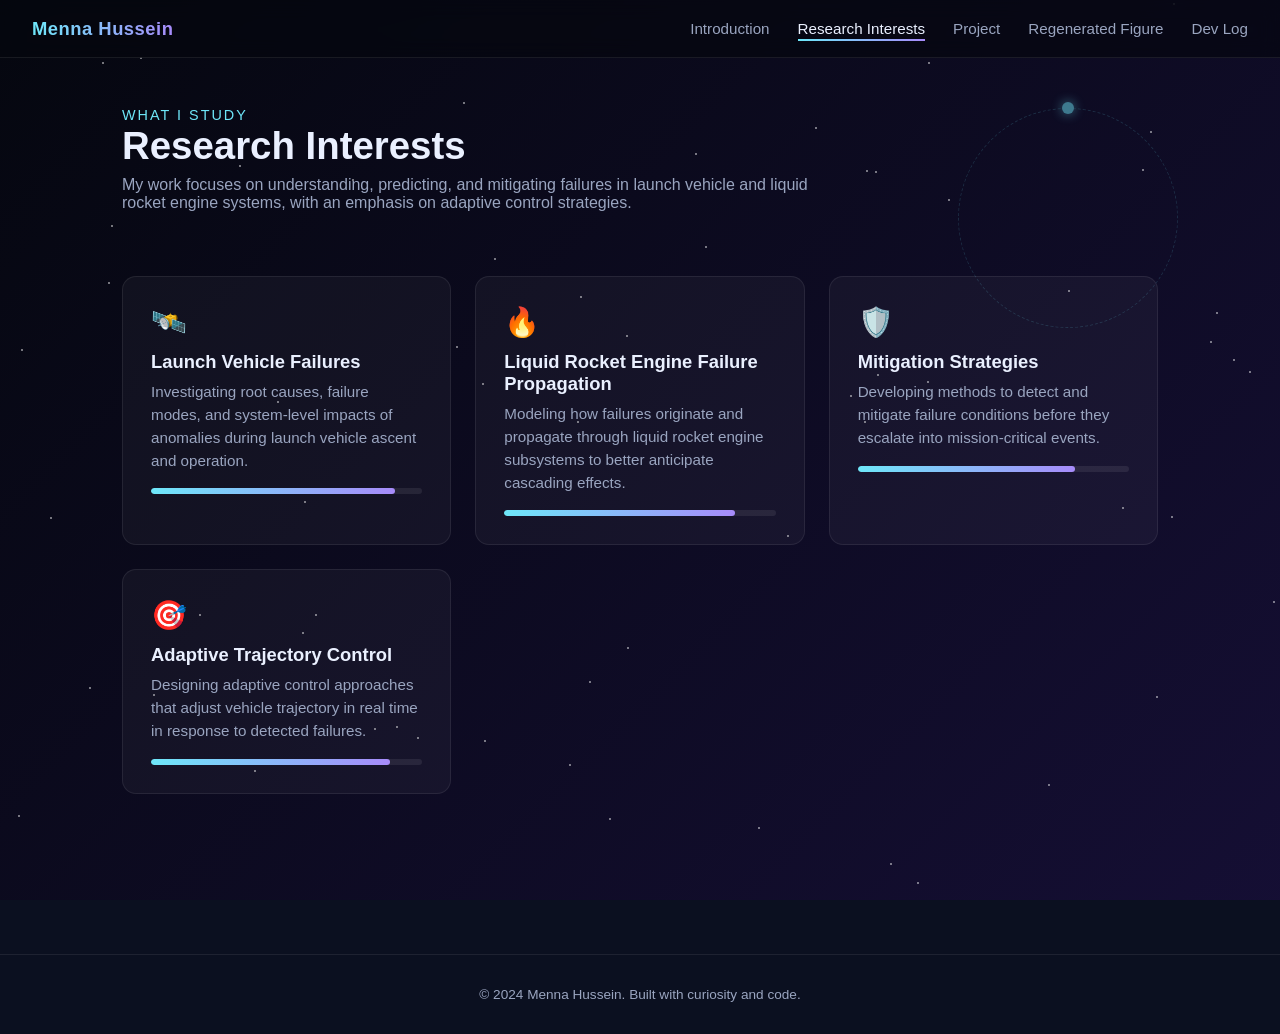
<file: research.html>
<!DOCTYPE html>
<html lang="en">
<head>
  <meta charset="UTF-8" />
  <meta name="viewport" content="width=device-width, initial-scale=1.0" />
  <title>Menna Hussein — Research Interests</title>
  <link rel="stylesheet" href="style.css" />
</head>
<body>
  <div class="bg-animated"></div>
  <div class="stars"></div>
  <div class="orbit-wrap">
    <div class="orbit-ring"></div>
    <div class="orbit-dot"></div>
  </div>

  <nav class="navbar">
    <div class="nav-logo">Menna Hussein</div>
    <ul class="nav-links">
      <li><a href="index.html">Introduction</a></li>
      <li><a href="research.html">Research Interests</a></li>
      <li><a href="project.html">Project</a></li>
      <li><a href="figure.html">Regenerated Figure</a></li>
      <li><a href="devlog.html">Dev Log</a></li>
    </ul>
  </nav>

  <main>
    <section class="reveal">
      <span class="hero-eyebrow">What I Study</span>
      <h1 class="section-title">Research Interests</h1>
      <p class="section-sub">
        My work focuses on understanding, predicting, and mitigating failures
        in launch vehicle and liquid rocket engine systems, with an emphasis
        on adaptive control strategies.
      </p>
    </section>

    <section class="reveal">
      <div class="card-grid">
        <div class="card">
          <span class="card-icon">🛰️</span>
          <h3>Launch Vehicle Failures</h3>
          <p>
            Investigating root causes, failure modes, and system-level
            impacts of anomalies during launch vehicle ascent and operation.
          </p>
          <div class="bar-track">
            <div class="bar-fill" data-value="90"></div>
          </div>
        </div>

        <div class="card">
          <span class="card-icon">🔥</span>
          <h3>Liquid Rocket Engine Failure Propagation</h3>
          <p>
            Modeling how failures originate and propagate through liquid
            rocket engine subsystems to better anticipate cascading effects.
          </p>
          <div class="bar-track">
            <div class="bar-fill" data-value="85"></div>
          </div>
        </div>

        <div class="card">
          <span class="card-icon">🛡️</span>
          <h3>Mitigation Strategies</h3>
          <p>
            Developing methods to detect and mitigate failure conditions
            before they escalate into mission-critical events.
          </p>
          <div class="bar-track">
            <div class="bar-fill" data-value="80"></div>
          </div>
        </div>

        <div class="card">
          <span class="card-icon">🎯</span>
          <h3>Adaptive Trajectory Control</h3>
          <p>
            Designing adaptive control approaches that adjust vehicle
            trajectory in real time in response to detected failures.
          </p>
          <div class="bar-track">
            <div class="bar-fill" data-value="88"></div>
          </div>
        </div>
      </div>
    </section>
  </main>

  <footer>
    <p>&copy; 2024 Menna Hussein. Built with curiosity and code.</p>
  </footer>

  <script src="script.js"></script>
</body>
</html>
</file>
<file: style.css>
/* ========== Base ========== */
:root {
  --bg-dark: #0b1020;
  --bg-darker: #05070f;
  --accent: #6ee7f9;
  --accent2: #a78bfa;
  --accent3: #f472b6;
  --text-light: #eaf0ff;
  --text-dim: #9aa5c0;
  --card-bg: rgba(255, 255, 255, 0.04);
  --card-border: rgba(255, 255, 255, 0.08);
  --max-width: 1100px;
}

* {
  margin: 0;
  padding: 0;
  box-sizing: border-box;
}

html {
  scroll-behavior: smooth;
}

body {
  font-family: "Segoe UI", "Helvetica Neue", Arial, sans-serif;
  color: var(--text-light);
  background: var(--bg-dark);
  overflow-x: hidden;
  min-height: 100vh;
  position: relative;
}

/* ========== Animated Background ========== */
.bg-animated {
  position: fixed;
  inset: 0;
  z-index: -2;
  background: linear-gradient(
    -45deg,
    var(--bg-darker),
    #101733,
    #1a1140,
    var(--bg-darker)
  );
  background-size: 400% 400%;
  animation: gradientShift 18s ease infinite;
}

@keyframes gradientShift {
  0% { background-position: 0% 50%; }
  50% { background-position: 100% 50%; }
  100% { background-position: 0% 50%; }
}

.stars {
  position: fixed;
  inset: 0;
  z-index: -1;
  pointer-events: none;
}

.star {
  position: absolute;
  width: 2px;
  height: 2px;
  background: white;
  border-radius: 50%;
  opacity: 0.6;
  animation: twinkle 3s ease-in-out infinite;
}

@keyframes twinkle {
  0%, 100% { opacity: 0.2; transform: scale(1); }
  50% { opacity: 1; transform: scale(1.6); }
}

/* Orbiting particle (rocket theme nod) */
.orbit-wrap {
  position: fixed;
  top: 12%;
  right: 8%;
  width: 220px;
  height: 220px;
  z-index: -1;
  pointer-events: none;
  opacity: 0.5;
}

.orbit-ring {
  position: absolute;
  inset: 0;
  border: 1px dashed rgba(110, 231, 249, 0.3);
  border-radius: 50%;
  animation: spin 20s linear infinite;
}

.orbit-dot {
  position: absolute;
  top: -6px;
  left: calc(50% - 6px);
  width: 12px;
  height: 12px;
  background: var(--accent);
  border-radius: 50%;
  box-shadow: 0 0 12px var(--accent);
}

@keyframes spin {
  from { transform: rotate(0deg); }
  to { transform: rotate(360deg); }
}

/* ========== Navbar ========== */
.navbar {
  position: sticky;
  top: 0;
  z-index: 100;
  display: flex;
  justify-content: space-between;
  align-items: center;
  padding: 1.1rem 2rem;
  background: rgba(5, 7, 15, 0.65);
  backdrop-filter: blur(10px);
  border-bottom: 1px solid var(--card-border);
}

.nav-logo {
  font-weight: 700;
  font-size: 1.15rem;
  letter-spacing: 0.5px;
  background: linear-gradient(90deg, var(--accent), var(--accent2), var(--accent3));
  -webkit-background-clip: text;
  background-clip: text;
  color: transparent;
  background-size: 200% auto;
  animation: hueSlide 6s linear infinite;
}

@keyframes hueSlide {
  0% { background-position: 0% 50%; }
  100% { background-position: 200% 50%; }
}

.nav-links {
  display: flex;
  gap: 1.75rem;
  list-style: none;
}

.nav-links a {
  color: var(--text-dim);
  text-decoration: none;
  font-size: 0.95rem;
  position: relative;
  padding-bottom: 4px;
  transition: color 0.3s ease;
}

.nav-links a::after {
  content: "";
  position: absolute;
  left: 0;
  bottom: 0;
  height: 2px;
  width: 0%;
  background: linear-gradient(90deg, var(--accent), var(--accent2));
  transition: width 0.3s ease;
}

.nav-links a:hover,
.nav-links a.active {
  color: var(--text-light);
}

.nav-links a:hover::after,
.nav-links a.active::after {
  width: 100%;
}

/* ========== Layout ========== */
main {
  max-width: var(--max-width);
  margin: 0 auto;
  padding: 3rem 2rem 6rem;
}

section {
  margin-bottom: 4rem;
}

.reveal {
  opacity: 0;
  transform: translateY(30px);
  transition: opacity 0.8s ease, transform 0.8s ease;
}

.reveal.visible {
  opacity: 1;
  transform: translateY(0);
}

/* ========== Hero ========== */
.hero {
  min-height: 70vh;
  display: flex;
  flex-direction: column;
  justify-content: center;
  align-items: flex-start;
  gap: 1rem;
}

.hero-eyebrow {
  color: var(--accent);
  font-size: 0.9rem;
  letter-spacing: 2px;
  text-transform: uppercase;
  opacity: 0;
  animation: fadeInUp 0.8s ease forwards;
  animation-delay: 0.1s;
}

.hero h1 {
  font-size: clamp(2.2rem, 6vw, 4rem);
  line-height: 1.1;
  opacity: 0;
  animation: fadeInUp 0.8s ease forwards;
  animation-delay: 0.25s;
}

.hero h1 .highlight {
  background: linear-gradient(90deg, var(--accent), var(--accent2), var(--accent3));
  -webkit-background-clip: text;
  background-clip: text;
  color: transparent;
  background-size: 200% auto;
  animation: hueSlide 6s linear infinite;
}

.hero .subtitle {
  color: var(--text-dim);
  font-size: 1.15rem;
  max-width: 640px;
  opacity: 0;
  animation: fadeInUp 0.8s ease forwards;
  animation-delay: 0.4s;
}

.hero p.bio {
  color: var(--text-dim);
  max-width: 640px;
  line-height: 1.6;
  opacity: 0;
  animation: fadeInUp 0.8s ease forwards;
  animation-delay: 0.55s;
}

.hero-cta {
  display: flex;
  gap: 1rem;
  margin-top: 0.5rem;
  opacity: 0;
  animation: fadeInUp 0.8s ease forwards;
  animation-delay: 0.7s;
}

@keyframes fadeInUp {
  from { opacity: 0; transform: translateY(20px); }
  to { opacity: 1; transform: translateY(0); }
}

/* ========== Buttons ========== */
.btn {
  display: inline-block;
  padding: 0.75rem 1.5rem;
  border-radius: 8px;
  text-decoration: none;
  font-weight: 600;
  font-size: 0.95rem;
  transition: transform 0.25s ease, box-shadow 0.25s ease;
}

.btn-primary {
  background: linear-gradient(90deg, var(--accent), var(--accent2));
  color: #0b1020;
}

.btn-secondary {
  border: 1px solid var(--card-border);
  color: var(--text-light);
}

.btn:hover {
  transform: translateY(-3px);
  box-shadow: 0 10px 25px rgba(110, 231, 249, 0.15);
}

/* ========== Section Headings ========== */
.section-title {
  font-size: clamp(1.6rem, 4vw, 2.4rem);
  margin-bottom: 0.5rem;
}

.section-sub {
  color: var(--text-dim);
  margin-bottom: 2rem;
  max-width: 700px;
}

/* ========== Cards ========== */
.card-grid {
  display: grid;
  grid-template-columns: repeat(auto-fit, minmax(260px, 1fr));
  gap: 1.5rem;
}

.card {
  background: var(--card-bg);
  border: 1px solid var(--card-border);
  border-radius: 14px;
  padding: 1.75rem;
  position: relative;
  overflow: hidden;
  transition: transform 0.35s ease, border-color 0.35s ease;
}

.card::before {
  content: "";
  position: absolute;
  inset: 0;
  background: radial-gradient(circle at var(--x, 50%) var(--y, 50%), rgba(110,231,249,0.12), transparent 60%);
  opacity: 0;
  transition: opacity 0.35s ease;
  pointer-events: none;
}

.card:hover {
  transform: translateY(-6px);
  border-color: rgba(110, 231, 249, 0.4);
}

.card:hover::before {
  opacity: 1;
}

.card-icon {
  font-size: 1.8rem;
  margin-bottom: 0.75rem;
  display: inline-block;
}

.card h3 {
  margin-bottom: 0.5rem;
  font-size: 1.15rem;
}

.card p {
  color: var(--text-dim);
  font-size: 0.95rem;
  line-height: 1.5;
}

/* Progress bar for research interest emphasis */
.bar-track {
  margin-top: 1rem;
  height: 6px;
  border-radius: 3px;
  background: rgba(255,255,255,0.08);
  overflow: hidden;
}

.bar-fill,
.chart-fill {
  height: 100%;
  width: 0%;
  border-radius: 3px;
  background: linear-gradient(90deg, var(--accent), var(--accent2));
  transition: width 1.4s ease;
}

.chart-row .bar-track {
  margin-top: 0;
  height: 10px;
}

.chart-row.baseline .chart-fill {
  background: linear-gradient(90deg, #55607f, #7b88ad);
}

.chart-row.agentic .chart-fill {
  background: linear-gradient(90deg, var(--accent), var(--accent3));
}

/* ========== Project Page ========== */
.project-card {
  background: var(--card-bg);
  border: 1px solid var(--card-border);
  border-radius: 16px;
  padding: 2rem;
  display: grid;
  grid-template-columns: 1fr;
  gap: 1.5rem;
}

@media (min-width: 760px) {
  .project-card {
    grid-template-columns: 1.2fr 1fr;
    align-items: center;
  }
}

.project-visual {
  height: 220px;
  border-radius: 12px;
  background: linear-gradient(135deg, rgba(110,231,249,0.15), rgba(167,139,250,0.15));
  position: relative;
  overflow: hidden;
  display: flex;
  align-items: center;
  justify-content: center;
}

.project-visual .rocket {
  font-size: 3.5rem;
  animation: floaty 3s ease-in-out infinite;
}

@keyframes floaty {
  0%, 100% { transform: translateY(0) rotate(-3deg); }
  50% { transform: translateY(-14px) rotate(3deg); }
}

.tag-list {
  display: flex;
  flex-wrap: wrap;
  gap: 0.5rem;
  margin-top: 1rem;
}

.tag {
  font-size: 0.78rem;
  padding: 0.3rem 0.7rem;
  border-radius: 999px;
  border: 1px solid var(--card-border);
  color: var(--accent);
  background: rgba(110, 231, 249, 0.08);
}

.status-badge {
  display: inline-block;
  font-size: 0.75rem;
  padding: 0.25rem 0.6rem;
  border-radius: 999px;
  background: rgba(244, 114, 182, 0.15);
  color: var(--accent3);
  border: 1px solid rgba(244, 114, 182, 0.3);
  margin-bottom: 0.75rem;
}

/* ========== Project Page: Narrative Sections ========== */
.eyebrow-row {
  display: flex;
  align-items: center;
  gap: 0.75rem;
  flex-wrap: wrap;
  margin-bottom: 0.75rem;
}

.pill {
  display: inline-block;
  font-size: 0.75rem;
  padding: 0.25rem 0.65rem;
  border-radius: 999px;
  border: 1px solid var(--card-border);
  color: var(--text-dim);
  background: rgba(255, 255, 255, 0.03);
}

/* Stat strip */
.stat-grid {
  display: grid;
  grid-template-columns: repeat(auto-fit, minmax(150px, 1fr));
  gap: 1rem;
  margin-top: 2rem;
}

.stat-item {
  text-align: center;
  padding: 1.25rem 0.75rem;
  border-radius: 12px;
  background: var(--card-bg);
  border: 1px solid var(--card-border);
}

.stat-number {
  display: block;
  font-size: 1.9rem;
  font-weight: 700;
  background: linear-gradient(90deg, var(--accent), var(--accent2));
  -webkit-background-clip: text;
  background-clip: text;
  color: transparent;
}

.stat-label {
  display: block;
  margin-top: 0.35rem;
  font-size: 0.8rem;
  color: var(--text-dim);
}

/* Pull-quote / research question box */
.quote-box {
  position: relative;
  padding: 1.75rem 2rem;
  border-radius: 16px;
  background: linear-gradient(135deg, rgba(110,231,249,0.08), rgba(167,139,250,0.08));
  border: 1px solid var(--card-border);
  font-size: 1.15rem;
  line-height: 1.6;
  color: var(--text-light);
}

.quote-box::before {
  content: "“";
  position: absolute;
  top: -0.4rem;
  left: 1.2rem;
  font-size: 3.5rem;
  color: var(--accent);
  opacity: 0.4;
  font-family: Georgia, serif;
}

.quote-source {
  display: block;
  margin-top: 0.75rem;
  font-size: 0.85rem;
  color: var(--text-dim);
}

/* Flow diagram */
.flow-diagram {
  position: relative;
  padding: 2.5rem 1rem 4.5rem;
}

.flow-row {
  display: flex;
  align-items: stretch;
  justify-content: space-between;
  gap: 0.5rem;
  flex-wrap: wrap;
}

.flow-node {
  flex: 1 1 150px;
  min-width: 130px;
  text-align: center;
  padding: 1rem 0.75rem;
  border-radius: 12px;
  background: var(--card-bg);
  border: 1px solid var(--card-border);
  font-size: 0.85rem;
  font-weight: 600;
  color: var(--text-light);
  display: flex;
  flex-direction: column;
  align-items: center;
  gap: 0.4rem;
  transition: transform 0.3s ease, border-color 0.3s ease;
}

.flow-node .flow-icon {
  font-size: 1.4rem;
}

.flow-node:hover {
  transform: translateY(-4px);
  border-color: rgba(110, 231, 249, 0.5);
}

.flow-node.highlight {
  border-color: rgba(167, 139, 250, 0.6);
  box-shadow: 0 0 22px rgba(167, 139, 250, 0.15);
}

.flow-arrow {
  display: flex;
  align-items: center;
  justify-content: center;
  color: var(--accent);
  font-size: 1.3rem;
  flex: 0 0 auto;
  padding: 0 0.15rem;
}

.flow-loop {
  position: absolute;
  left: 0;
  right: 0;
  bottom: 0.5rem;
  width: 100%;
  height: 70px;
  pointer-events: none;
}

.flow-loop-label {
  position: absolute;
  bottom: 0;
  left: 50%;
  transform: translateX(-50%);
  font-size: 0.78rem;
  color: var(--text-dim);
  text-align: center;
  white-space: nowrap;
  background: var(--bg-dark);
  padding: 0 0.5rem;
}

@media (max-width: 700px) {
  .flow-row {
    flex-direction: column;
  }
  .flow-arrow {
    transform: rotate(90deg);
  }
  .flow-loop {
    display: none;
  }
}

/* Config cards (what the agent configures) */
.config-grid {
  display: grid;
  grid-template-columns: repeat(auto-fit, minmax(220px, 1fr));
  gap: 1.25rem;
}

.config-card {
  background: var(--card-bg);
  border: 1px solid var(--card-border);
  border-radius: 14px;
  padding: 1.5rem;
}

.config-card .config-num {
  font-size: 0.75rem;
  color: var(--accent);
  letter-spacing: 1px;
  font-weight: 700;
}

.config-card h3 {
  margin: 0.4rem 0 0.5rem;
  font-size: 1.05rem;
}

.config-card p {
  color: var(--text-dim);
  font-size: 0.9rem;
  line-height: 1.5;
}

/* Failure scenario matrix */
.matrix-wrap {
  overflow-x: auto;
}

.matrix-grid {
  width: 100%;
  border-collapse: collapse;
  min-width: 560px;
}

.matrix-grid th,
.matrix-grid td {
  padding: 0.7rem 0.85rem;
  text-align: center;
  font-size: 0.85rem;
  border: 1px solid var(--card-border);
}

.matrix-grid th {
  color: var(--text-light);
  font-weight: 600;
  background: rgba(255, 255, 255, 0.03);
}

.matrix-grid td.label {
  text-align: left;
  color: var(--text-light);
  font-weight: 500;
  background: rgba(255, 255, 255, 0.02);
}

.matrix-grid td.cov {
  color: var(--accent);
  font-weight: 700;
}

.sev-mild { background: rgba(110, 231, 249, 0.08); }
.sev-mod { background: rgba(167, 139, 250, 0.12); }
.sev-sev { background: rgba(244, 114, 182, 0.14); }

/* Approach comparison chart */
.chart-block {
  display: flex;
  flex-direction: column;
  gap: 1.1rem;
}

.chart-row {
  display: grid;
  grid-template-columns: 160px 1fr 90px;
  align-items: center;
  gap: 0.85rem;
}

.chart-label {
  font-size: 0.85rem;
  color: var(--text-light);
}

.chart-value {
  font-size: 0.8rem;
  color: var(--text-dim);
  text-align: right;
}

.chart-note {
  font-size: 0.8rem;
  color: var(--text-dim);
  font-style: italic;
  margin-top: -0.5rem;
}

/* Metrics pill list */
.metric-list {
  display: flex;
  flex-wrap: wrap;
  gap: 0.6rem;
  margin-top: 1rem;
}

.metric-list .pill {
  color: var(--accent2);
  border-color: rgba(167, 139, 250, 0.3);
  background: rgba(167, 139, 250, 0.08);
}

/* Two-column layout helper */
.split-grid {
  display: grid;
  grid-template-columns: 1fr;
  gap: 2rem;
}

@media (min-width: 860px) {
  .split-grid {
    grid-template-columns: 1fr 1fr;
  }
}

/* ========== Figures / Images ========== */
.figure-block {
  margin: 2rem 0;
  border-radius: 16px;
  overflow: hidden;
  border: 1px solid var(--card-border);
  background: var(--card-bg);
}

.figure-block img {
  display: block;
  width: 100%;
  height: auto;
}

.figure-block.hero-figure img {
  max-height: 420px;
  object-fit: cover;
}

.figure-caption {
  padding: 0.85rem 1.25rem;
  font-size: 0.82rem;
  color: var(--text-dim);
  border-top: 1px solid var(--card-border);
  line-height: 1.5;
}

.figure-caption a {
  color: var(--accent);
  text-decoration: none;
}

.figure-caption a:hover {
  text-decoration: underline;
}

.figure-grid {
  display: grid;
  grid-template-columns: 1fr;
  gap: 1.5rem;
}

@media (min-width: 860px) {
  .figure-grid {
    grid-template-columns: 1.1fr 1fr;
    align-items: start;
  }
}

.figure-block.literature img {
  background: #fff;
  padding: 0.75rem;
}

/* ========== Timeline (Research page / Dev Log) ========== */
.timeline {
  border-left: 2px solid var(--card-border);
  padding-left: 1.5rem;
  display: flex;
  flex-direction: column;
  gap: 2rem;
}

.timeline-item {
  position: relative;
}

.timeline-item::before {
  content: "";
  position: absolute;
  left: -1.65rem;
  top: 4px;
  width: 12px;
  height: 12px;
  border-radius: 50%;
  background: var(--accent);
  box-shadow: 0 0 10px var(--accent);
}

/* Dev Log specifics */
.log-meta {
  display: flex;
  align-items: center;
  gap: 0.6rem;
  flex-wrap: wrap;
  margin-bottom: 0.4rem;
}

.log-date {
  font-size: 0.78rem;
  color: var(--text-dim);
  letter-spacing: 0.5px;
  text-transform: uppercase;
}

.log-tag {
  font-size: 0.72rem;
  padding: 0.2rem 0.55rem;
  border-radius: 999px;
  border: 1px solid var(--card-border);
  color: var(--accent);
  background: rgba(110, 231, 249, 0.08);
}

.log-tag.shipped {
  color: var(--accent2);
  border-color: rgba(167, 139, 250, 0.3);
  background: rgba(167, 139, 250, 0.08);
}

.log-tag.content {
  color: var(--accent3);
  border-color: rgba(244, 114, 182, 0.3);
  background: rgba(244, 114, 182, 0.08);
}

.timeline-item h3 {
  font-size: 1.05rem;
  margin-bottom: 0.4rem;
  color: var(--text-light);
}

.timeline-item p {
  color: var(--text-dim);
  font-size: 0.92rem;
  line-height: 1.6;
}

.timeline-item ul {
  margin: 0.5rem 0 0 1.1rem;
  color: var(--text-dim);
  font-size: 0.9rem;
  line-height: 1.5;
}

/* ========== Footer ========== */
footer {
  text-align: center;
  padding: 2rem;
  color: var(--text-dim);
  font-size: 0.85rem;
  border-top: 1px solid var(--card-border);
}

footer a {
  color: var(--accent);
  text-decoration: none;
}

/* ========== Responsive Nav ========== */
@media (max-width: 620px) {
  .navbar {
    flex-direction: column;
    gap: 0.75rem;
  }
  .nav-links {
    gap: 1rem;
    flex-wrap: wrap;
    justify-content: center;
  }
}
</file>
<file: devlog.css>
/* Evidence-based model comparison, scoped to the Dev Log page. */
.devlog-page { line-height: 1.65; }
.devlog-page a:not(.btn) { color: var(--accent); text-underline-offset: 3px; }
.devlog-page a:focus-visible, .model-table-wrap:focus-visible {
  outline: 2px solid var(--accent);
  outline-offset: 4px;
}
.model-comparison { scroll-margin-top: 6rem; }
.model-comparison .section-title { margin-bottom: 1rem; }
.comparison-lead { color: #c8d2e8; max-width: 950px; margin-bottom: 1.25rem; }
.comparison-context { color: var(--text-dim); font-size: .9rem; margin: 1rem 0 1.5rem; }
.comparison-context code { color: var(--text-light); overflow-wrap: anywhere; }
.model-table-wrap { overflow-x: auto; border: 1px solid var(--card-border); border-radius: 12px; background: var(--card-bg); }
.model-table { width: 100%; min-width: 740px; border-collapse: collapse; text-align: left; font-size: .9rem; }
.model-table caption { padding: 1rem; text-align: left; color: var(--text-dim); font-size: .83rem; }
.model-table thead { background: rgba(110, 231, 249, .07); }
.model-table th, .model-table td { padding: 1rem; vertical-align: top; border-bottom: 1px solid var(--card-border); }
.model-table tbody th { width: 18%; font-weight: 600; }
.model-table td { width: 41%; color: #b6c2da; }
.model-table tbody tr:last-child > * { border-bottom: 0; }
.comparison-stats { display: grid; grid-template-columns: repeat(3, 1fr); gap: 1rem; margin: 1.5rem 0 1rem; }
.comparison-stats > div { padding: 1.2rem; border: 1px solid var(--card-border); border-radius: 10px; background: var(--card-bg); }
.comparison-stats strong { display: block; font-size: 1.8rem; color: var(--accent); }
.comparison-stats span { display: block; font-size: .84rem; color: var(--text-dim); }
.comparison-caveat { border-left: 3px solid #fbbf24; border-radius: 0 10px 10px 0; padding: 1.2rem 1.4rem; background: rgba(251, 191, 36, .055); margin: 1.5rem 0; }
.comparison-caveat h3 { font-size: 1.05rem; margin-bottom: .6rem; }
.comparison-caveat p { font-size: .93rem; color: #c8d2e8; }
.comparison-takeaway { margin: 1.5rem 0 .7rem; }
.comparison-links { padding-left: 1.2rem; font-size: .9rem; line-height: 2; }
@media (max-width: 760px) {
  .navbar { flex-wrap: wrap; gap: .7rem; padding: 1rem; }
  .nav-links { flex-wrap: wrap; gap: .6rem 1rem; }
  .nav-links a { font-size: .82rem; }
  .devlog-page { padding: 2rem 1rem 4rem; }
  .comparison-stats { grid-template-columns: 1fr; gap: .6rem; }
  .comparison-stats > div { display: flex; align-items: center; gap: 1rem; padding: .8rem 1rem; }
  .comparison-stats strong { min-width: 6rem; font-size: 1.5rem; }
}
@media (prefers-reduced-motion: reduce) {
  .devlog-page .reveal { opacity: 1; transform: none; transition: none; }
  .devlog-page .hero-eyebrow { opacity: 1; animation: none; }
}
</file>
<file: figure.css>
/* Scoped presentation for the reproducible Figure 3 experiment. */
.figure-page { line-height: 1.65; }
.figure-page .section-sub { max-width: 900px; }
.figure-page h1 { font-size: clamp(2rem, 5vw, 3.4rem); line-height: 1.15; margin: 1rem 0; }
.figure-page a:not(.btn) { color: var(--accent); text-underline-offset: 3px; }
.figure-page a:focus-visible, .figure-page summary:focus-visible,
.figure-table-wrap:focus-visible { outline: 2px solid var(--accent); outline-offset: 5px; }
.figure-page .hero-cta { margin: 1.5rem 0; flex-wrap: wrap; }
.figure-page .hero-eyebrow, .figure-page .hero-cta { opacity: 1; animation: none; }
.figure-note {
  border-left: 3px solid var(--accent);
  background: rgba(110, 231, 249, .055);
  padding: 1.1rem 1.3rem;
  margin: 1.75rem 0;
  border-radius: 0 10px 10px 0;
  color: #c8d2e8;
  font-size: .95rem;
}
.figure-note strong { color: var(--text-light); }
.figure-note.warning { border-color: #fbbf24; background: rgba(251, 191, 36, .055); }
.figure-comparison { display: grid; grid-template-columns: 1fr 1fr; gap: 1.25rem; }
.paper-panel { min-width: 0; overflow: hidden; border: 1px solid var(--card-border); border-radius: 12px; background: var(--card-bg); }
.figure-label { display: flex; justify-content: space-between; gap: .5rem; padding: .9rem 1rem; font-size: .8rem; color: var(--text-dim); }
.figure-label span:first-child { color: var(--accent); font-weight: 600; }
.paper-panel > a { display: flex; align-items: center; background: #fff; aspect-ratio: 1; }
.paper-panel img { display: block; width: 100%; height: auto; }
.paper-panel figcaption { color: var(--text-dim); font-size: .82rem; padding: .9rem 1rem; }
.figure-metrics { display: grid; grid-template-columns: repeat(3, 1fr); gap: 1rem; margin: 1.5rem 0 1rem; }
.figure-metrics > div { border: 1px solid var(--card-border); border-radius: 10px; padding: 1.2rem; background: var(--card-bg); }
.figure-metrics strong { display: block; color: var(--accent); font-size: 1.8rem; line-height: 1.3; }
.figure-metrics span { display: block; margin-top: .5rem; font-size: .83rem; color: var(--text-dim); }
.figure-caption, .figure-citation { font-size: .88rem; color: var(--text-dim); margin: 1rem 0; }
.figure-details { margin: 1.2rem 0; border: 1px solid var(--card-border); border-radius: 10px; background: var(--card-bg); }
.figure-details summary { padding: 1rem 1.2rem; cursor: pointer; color: var(--text-light); font-weight: 600; }
.figure-details[open] summary { border-bottom: 1px solid var(--card-border); margin-bottom: 1rem; }
.figure-details p { margin: 1rem 1.3rem; color: var(--text-dim); font-size: .92rem; }
.scientific-plot { display: block; width: calc(100% - 2rem); height: auto; max-width: 850px; margin: 1rem auto; background: white; border-radius: 4px; }
.square-plot { max-width: 580px; }
.profile-plot { max-width: 760px; }
.figure-equations, .figure-code { padding: 1.5rem; margin: 1.5rem 0; border-radius: 10px; background: rgba(0, 0, 0, .25); border: 1px solid var(--card-border); overflow-x: auto; }
.figure-equations { font-family: "Cambria Math", Georgia, serif; font-size: 1.05rem; }
.figure-equations > div { margin: .35rem 0; }
.figure-code { font-size: .86rem; line-height: 1.9; }
.figure-table-wrap { overflow-x: auto; border: 1px solid var(--card-border); border-radius: 10px; }
.figure-table { border-collapse: collapse; width: 100%; min-width: 660px; text-align: left; font-size: .9rem; }
.figure-table th, .figure-table td { padding: 1rem; vertical-align: top; border-bottom: 1px solid var(--card-border); }
.figure-table thead { background: rgba(110, 231, 249, .07); }
.figure-table tbody th { width: 18%; font-weight: 600; }
.figure-table td { color: #b6c2da; width: 41%; }
.figure-table tbody tr:last-child > * { border-bottom: 0; }
.check-grid { display: grid; grid-template-columns: repeat(3, 1fr); gap: 1px; background: var(--card-border); border: 1px solid var(--card-border); border-radius: 10px; overflow: hidden; }
.check-grid > div { background: #11182b; padding: 1.2rem; }
.check-grid dt { color: var(--text-dim); font-size: .85rem; }
.check-grid dd { margin-top: .4rem; font-weight: 600; font-variant-numeric: tabular-nums; }
.figure-downloads { padding-left: 1.25rem; line-height: 2.2; }
.figure-citation { border-top: 1px solid var(--card-border); padding-top: 1.5rem; margin-top: 2rem; overflow-wrap: anywhere; }
#reproduce { scroll-margin-top: 7rem; }
@media (max-width: 760px) {
  .navbar { flex-wrap: wrap; gap: .7rem; padding: 1rem; }
  .nav-links { flex-wrap: wrap; gap: .6rem 1rem; }
  .nav-links a { font-size: .82rem; }
  .figure-page { padding: 2rem 1rem 4rem; }
  .figure-comparison { grid-template-columns: 1fr; }
  .figure-metrics { grid-template-columns: 1fr; gap: .6rem; }
  .figure-metrics > div { display: flex; align-items: center; gap: 1rem; padding: .8rem 1rem; }
  .figure-metrics strong { min-width: 6rem; font-size: 1.5rem; }
  .figure-metrics span { margin: 0; }
  .check-grid { grid-template-columns: 1fr 1fr; }
  .figure-equations, .figure-code { padding: 1rem; }
}
@media (max-width: 400px) { .check-grid { grid-template-columns: 1fr; } }
@media (prefers-reduced-motion: reduce) {
  .bg-animated, .star, .orbit-ring, .orbit-dot, .nav-logo { animation: none !important; }
}
</file>
